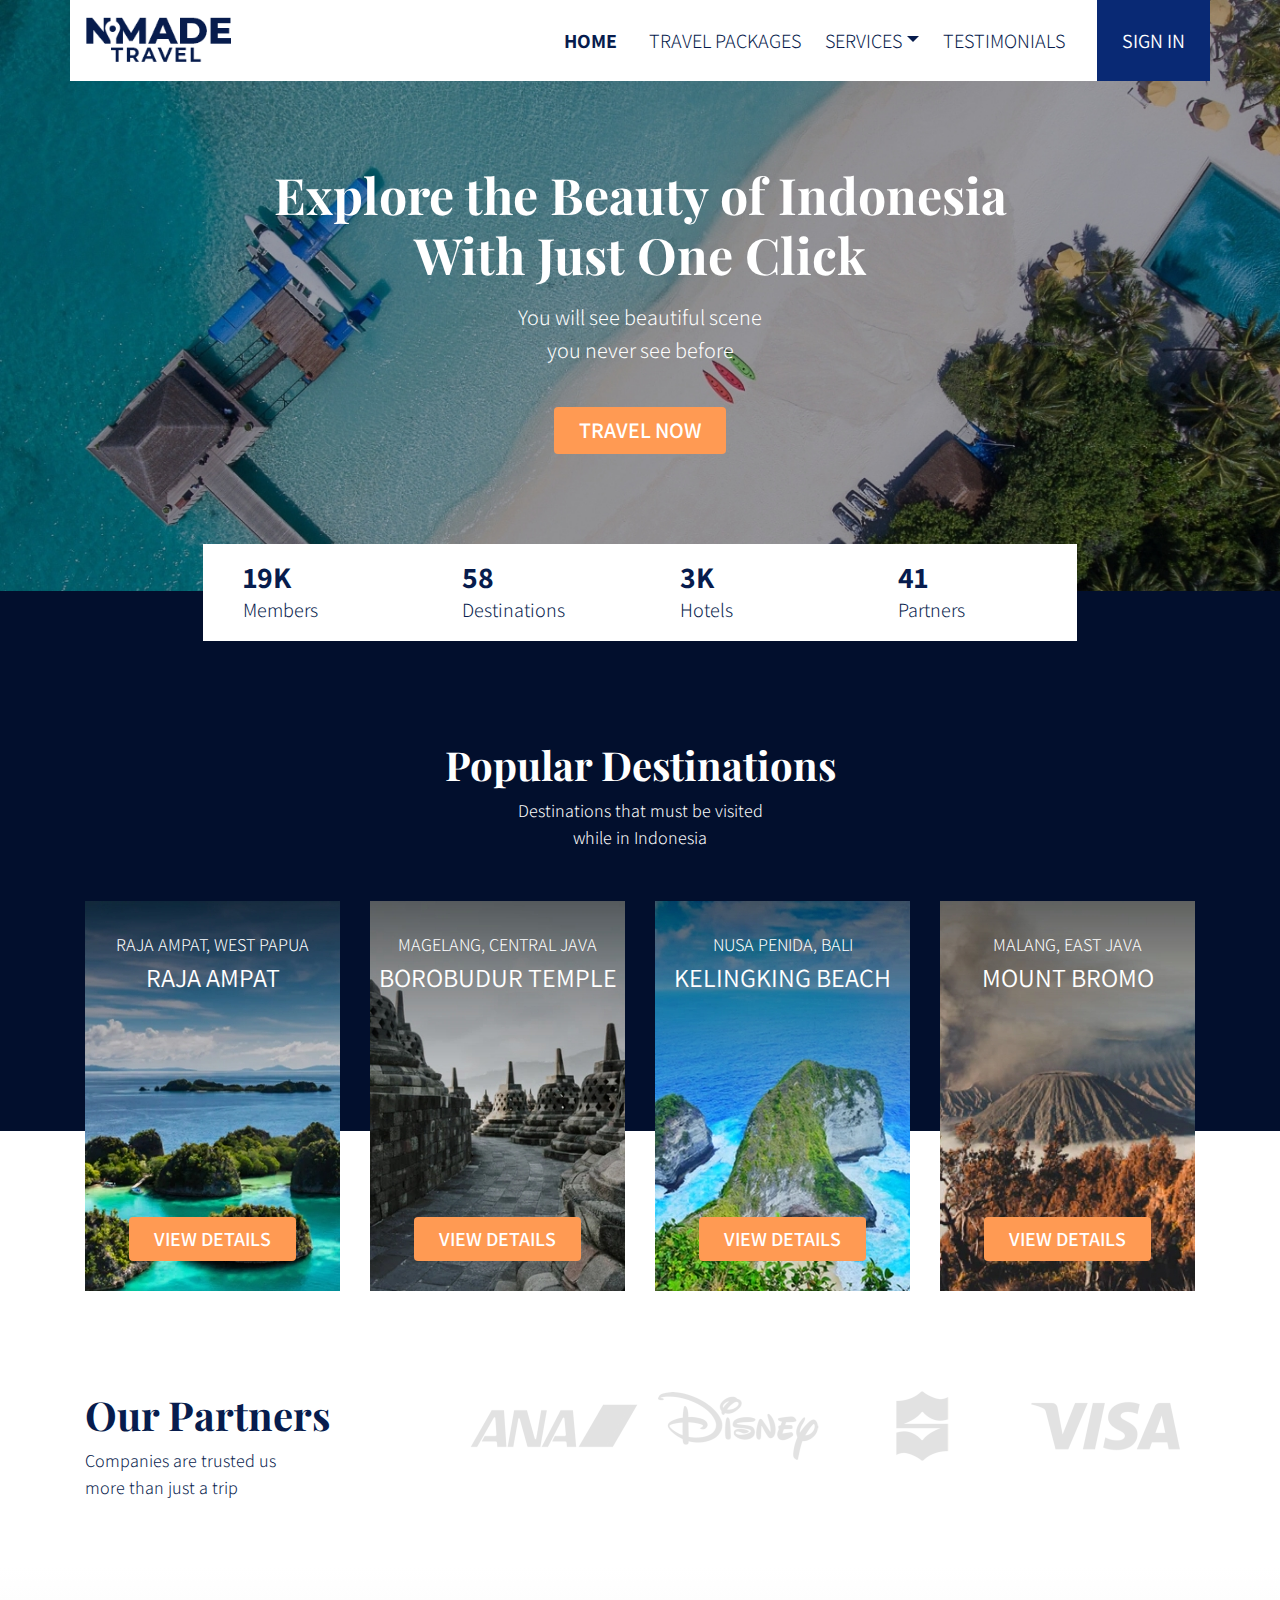
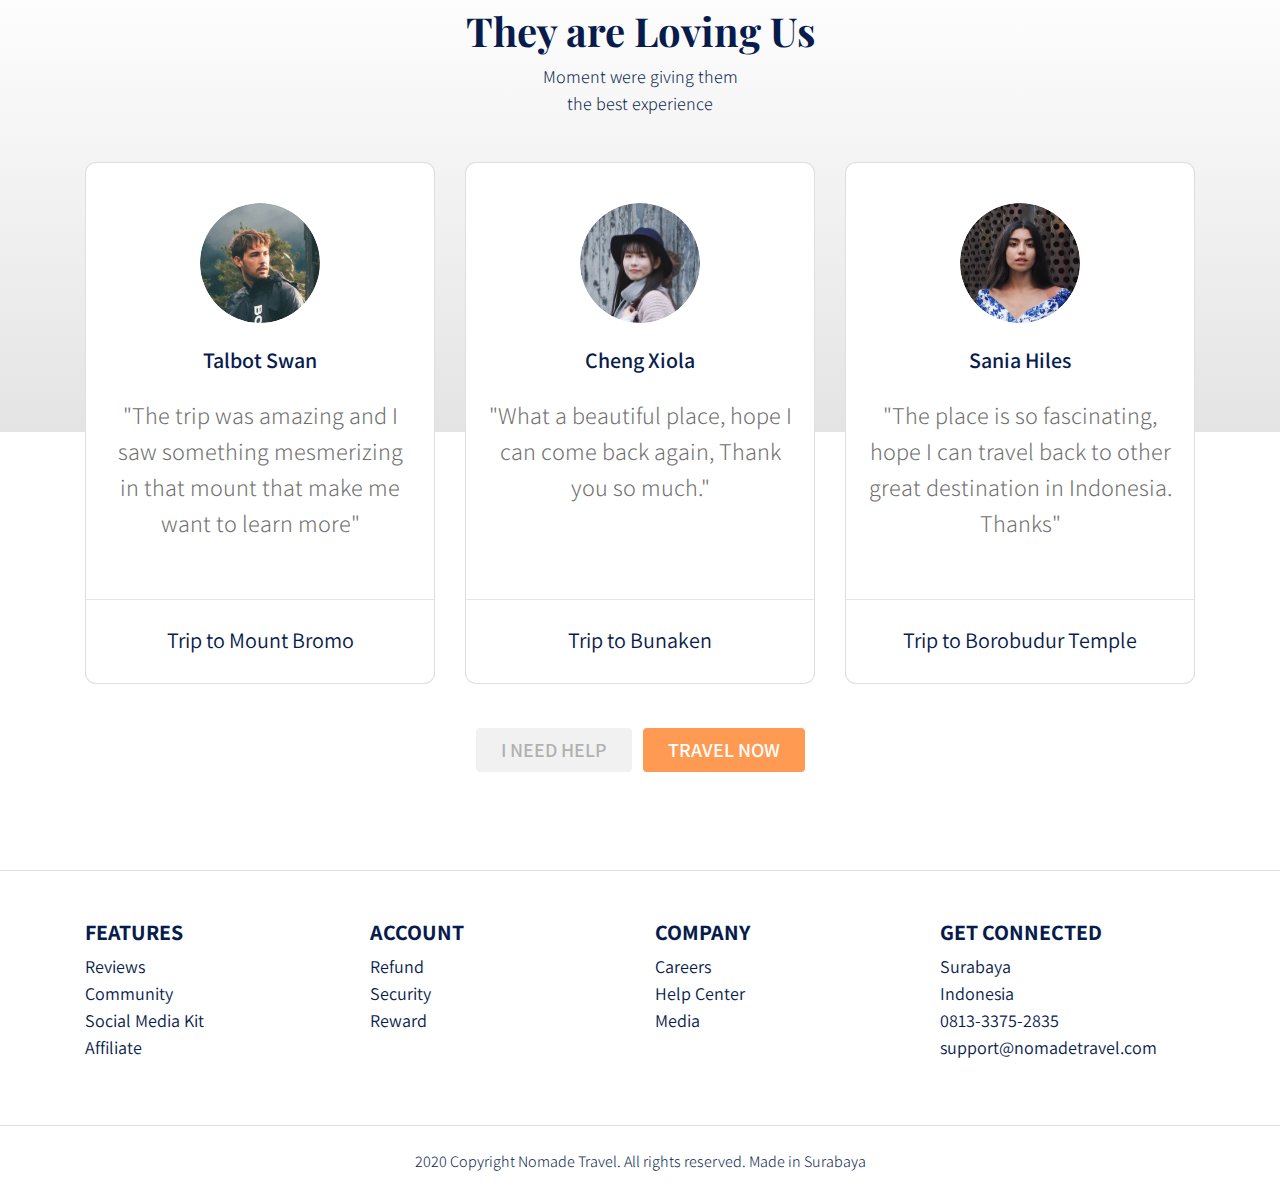
<file: index.html>
<!DOCTYPE html>
<html lang="en">
  <head>
    <meta charset="UTF-8" />
    <meta name="viewport" content="width=device-width, initial-scale=1.0" />
    <meta http-equiv="X-UA-Compatible" content="ie=edge" />
    <title>Nomade Travel</title>
    <link
      rel="stylesheet"
      href="frontend/libraries/bootstrap/css/bootstrap.css"
    />
    <link
      href="https://fonts.googleapis.com/css?family=Assistant:200,300,400,600,700,800|Playfair+Display:400,400i,500,500i,600,600i,700,700i,800,800i,900,900i&display=swap"
      rel="stylesheet"
    />
    <link rel="stylesheet" href="frontend/styles/main.css" />
  </head>

  <body>
    <!-- Navbar -->
    <div class="container">
      <nav class="row navbar navbar-expand-lg navbar-light bg-white">
        <a href="index.html" class="navbar-brand">
          <img
            src="frontend/images/logo_nomade_travel.png"
            alt="Logo Nomade Travel"
          />
        </a>
        <button
          class="navbar-toggler navbar-toggler-right"
          type="button"
          data-toggle="collapse"
          data-target="#navb"
        >
          <span class="navbar-toggler-icon"></span>
        </button>
        <!-- Menu -->
        <div class="collapse navbar-collapse" id="navb">
          <ul class="navbar-nav ml-auto mr-3">
            <li class="nav-item mx-md-2">
              <a href="index.html" class="nav-link active">HOME</a>
            </li>
            <li class="nav-item mx-md-2">
              <a href="#" class="nav-link">TRAVEL PACKAGES</a>
            </li>
            <li class="nav-item dropdown">
              <a
                href="#"
                class="nav-link dropdown-toggle"
                id="navbardrop"
                data-toggle="dropdown"
                >SERVICES</a
              >
              <div class="dropdown-menu">
                <a href="#" class="dropdown-item">VISA</a>
                <a href="#" class="dropdown-item">PASSPORT</a>
              </div>
            </li>
            <li class="nav-item mx-md-2">
              <a href="#testimoniContent" class="nav-link">TESTIMONIALS</a>
            </li>
          </ul>

          <!-- Mobile Button -->
          <form class="form-inline d-sm-block d-md-none">
            <button
              class="btn btn-sign-in my-2 my-sm-0"
              onclick="location.href ='login.html'"
              type="button"
            >
              SIGN IN
            </button>
          </form>

          <!-- Desktop Button -->
          <form class="form-inline my-2 my-lg-0 d-none d-md-block">
            <button
              class="btn btn-sign-in btn-navbar-right my-2 my-sm-0 px-4"
              onclick="location.href ='login.html'"
              type="button"
            >
              SIGN IN
            </button>
          </form>
        </div>
      </nav>
    </div>

    <!-- Header -->
    <header class="text-center">
      <h1>
        Explore the Beauty of Indonesia <br />
        With Just One Click
      </h1>
      <p class="mt-3">
        You will see beautiful scene <br />
        you never see before
      </p>
      <a href="#popular" class="btn btn-travel-now px-4 mt-4">TRAVEL NOW</a>
    </header>

    <main>
      <!-- Statics -->
      <div class="contaier">
        <section class="section-stats row justify-content-center" id="stats">
          <div class="col-3 col-md-2 stats-detail">
            <h2>19K</h2>
            <p>Members</p>
          </div>
          <div class="col-3 col-md-2 stats-detail">
            <h2>58</h2>
            <p>Destinations</p>
          </div>
          <div class="col-3 col-md-2 stats-detail">
            <h2>3K</h2>
            <p>Hotels</p>
          </div>
          <div class="col-3 col-md-2 stats-detail">
            <h2>41</h2>
            <p>Partners</p>
          </div>
        </section>
      </div>

      <!-- Popular Destinations -->
      <section class="section-popular" id="popular">
        <div class="container">
          <div class="row">
            <div class="col text-center section-popular-heading">
              <h2>Popular Destinations</h2>
              <p>
                Destinations that must be visited <br />
                while in Indonesia
              </p>
            </div>
          </div>
        </div>
      </section>
      <!-- Popular Destinations Content -->
      <section class="section-popular-content" id="popularContent">
        <div class="container">
          <div class="section-popular-item row justify-content-center">
            <div class="col-sm-6 col-md-4 col-lg-3">
              <div
                class="card-item text-center d-flex flex-column"
                style="background-image: url('frontend/images/pop_1.jpg');"
              >
                <div class="destination-name1">RAJA AMPAT, WEST PAPUA</div>
                <div class="destination-name2">RAJA AMPAT</div>
                <div class="view-details-button mt-auto">
                  <a href="#" class="btn btn-view-details px-4">VIEW DETAILS</a>
                </div>
              </div>
            </div>
            <div class="col-sm-6 col-md-4 col-lg-3">
              <div
                class="card-item text-center d-flex flex-column"
                style="background-image: url('frontend/images/pop_2.jpg');"
              >
                <div class="destination-name1">MAGELANG, CENTRAL JAVA</div>
                <div class="destination-name2">BOROBUDUR TEMPLE</div>
                <div class="view-details-button mt-auto">
                  <a href="#" class="btn btn-view-details px-4">VIEW DETAILS</a>
                </div>
              </div>
            </div>
            <div class="col-sm-6 col-md-4 col-lg-3">
              <div
                class="card-item text-center d-flex flex-column"
                style="background-image: url('frontend/images/pop_3.jpg');"
              >
                <div class="destination-name1">NUSA PENIDA, BALI</div>
                <div class="destination-name2">KELINGKING BEACH</div>
                <div class="view-details-button mt-auto">
                  <a href="details.html" class="btn btn-view-details px-4"
                    >VIEW DETAILS</a
                  >
                </div>
              </div>
            </div>
            <div class="col-sm-6 col-md-4 col-lg-3">
              <div
                class="card-item text-center d-flex flex-column"
                style="background-image: url('frontend/images/pop_4.jpg');"
              >
                <div class="destination-name1">MALANG, EAST JAVA</div>
                <div class="destination-name2">MOUNT BROMO</div>
                <div class="view-details-button mt-auto">
                  <a href="#" class="btn btn-view-details px-4">VIEW DETAILS</a>
                </div>
              </div>
            </div>
          </div>
        </div>
      </section>

      <!-- Partners -->
      <section class="section-partner">
        <div class="container">
          <div class="row">
            <div class="col-md-4">
              <h2>Our Partners</h2>
              <p>
                Companies are trusted us <br />
                more than just a trip
              </p>
            </div>
            <div class="col-md-8 text-center">
              <img
                src="frontend/images/partners_logo.png"
                alt="Logo Partners"
                class="img-partner"
              />
            </div>
          </div>
        </div>
      </section>

      <!-- Testimonials -->
      <section class="section-testimoni-heading" id="testimoniHeading">
        <div class="container">
          <div class="row">
            <div class="col text-center">
              <h2>They are Loving Us</h2>
              <p>
                Moment were giving them <br />
                the best experience
              </p>
            </div>
          </div>
        </div>
      </section>
      <!-- Testimonials Content -->
      <section class="section-testimoni-content" id="testimoniContent">
        <div class="container">
          <div class="section-testimonial-content row justify-content-center">
            <div class="col-sm-6 col-md-6 col-lg-4">
              <div class="card card-testimoni text-center">
                <div class="testi-content">
                  <img
                    src="frontend/images/user_pic_1.png"
                    alt="User Pic 1"
                    class="mb-4 rounded-circle"
                  />
                  <h3 class="mb-4">Talbot Swan</h3>
                  <p class="testimonial">
                    "The trip was amazing and I saw something mesmerizing in
                    that mount that make me want to learn more"
                  </p>
                </div>
                <hr />
                <p class="trip-to mt-2">
                  Trip to Mount Bromo
                </p>
              </div>
            </div>
            <div class="col-sm-6 col-md-6 col-lg-4">
              <div class="card card-testimoni text-center">
                <div class="testi-content">
                  <img
                    src="frontend/images/user_pic_2.png"
                    alt="User Pic 1"
                    class="mb-4 rounded-circle"
                  />
                  <h3 class="mb-4">Cheng Xiola</h3>
                  <p class="testimonial">
                    "What a beautiful place, hope I can come back again, Thank
                    you so much."
                  </p>
                </div>
                <hr />
                <p class="trip-to mt-2">
                  Trip to Bunaken
                </p>
              </div>
            </div>
            <div class="col-sm-6 col-md-6 col-lg-4">
              <div class="card card-testimoni text-center">
                <div class="testi-content">
                  <img
                    src="frontend/images/user_pic_3.png"
                    alt="User Pic 1"
                    class="mb-4 rounded-circle"
                  />
                  <h3 class="mb-4">Sania Hiles</h3>
                  <p class="testimonial">
                    "The place is so fascinating, hope I can travel back to
                    other great destination in Indonesia. Thanks"
                  </p>
                </div>
                <hr />
                <p class="trip-to mt-2">
                  Trip to Borobudur Temple
                </p>
              </div>
            </div>
          </div>
          <div class="row">
            <div class="col-12 text-center">
              <a href="#" class="btn btn-need-help px-4 mt-4 mx-1"
                >I NEED HELP</a
              >
              <a href="#popular" class="btn btn-travel-now px-4 mt-4 mx-1"
                >TRAVEL NOW</a
              >
            </div>
          </div>
        </div>
      </section>
    </main>

    <!-- Footer -->
    <footer class="section-footer mt-5 mb-4 border-top">
      <div class="container pt-5 pb-5">
        <div class="row justify-content-center">
          <div class="col-12">
            <div class="row">
              <div class="col-12 col-lg-3">
                <h5>FEATURES</h5>
                <ul class="list-unstyled">
                  <li><a href="#">Reviews</a></li>
                  <li><a href="#">Community</a></li>
                  <li><a href="#">Social Media Kit</a></li>
                  <li><a href="#">Affiliate</a></li>
                </ul>
              </div>
              <div class="col-12 col-lg-3">
                <h5>ACCOUNT</h5>
                <ul class="list-unstyled">
                  <li><a href="#">Refund</a></li>
                  <li><a href="#">Security</a></li>
                  <li><a href="#">Reward</a></li>
                </ul>
              </div>
              <div class="col-12 col-lg-3">
                <h5>COMPANY</h5>
                <ul class="list-unstyled">
                  <li><a href="#">Careers</a></li>
                  <li><a href="#">Help Center</a></li>
                  <li><a href="#">Media</a></li>
                </ul>
              </div>
              <div class="col-12 col-lg-3">
                <h5>GET CONNECTED</h5>
                <ul class="list-unstyled">
                  <li><a>Surabaya</a></li>
                  <li><a>Indonesia</a></li>
                  <li><a>0813-3375-2835</a></li>
                  <li><a>support@nomadetravel.com</a></li>
                </ul>
              </div>
            </div>
          </div>
        </div>
      </div>
      <div class="container-fluid">
        <div
          class="row border-top justify-content-center align-items-center pt-4"
        >
          <div class="col-auto text-gray-500 font-weight-light">
            2020 Copyright Nomade Travel. All rights reserved. Made in Surabaya
          </div>
        </div>
      </div>
    </footer>

    <script src="frontend/libraries/jquery/jquery-3.4.1.min.js"></script>
    <script src="frontend/libraries/bootstrap/js/bootstrap.js"></script>
    <script src="frontend/libraries/retina/retina.min.js"></script>
  </body>
</html>
</file>
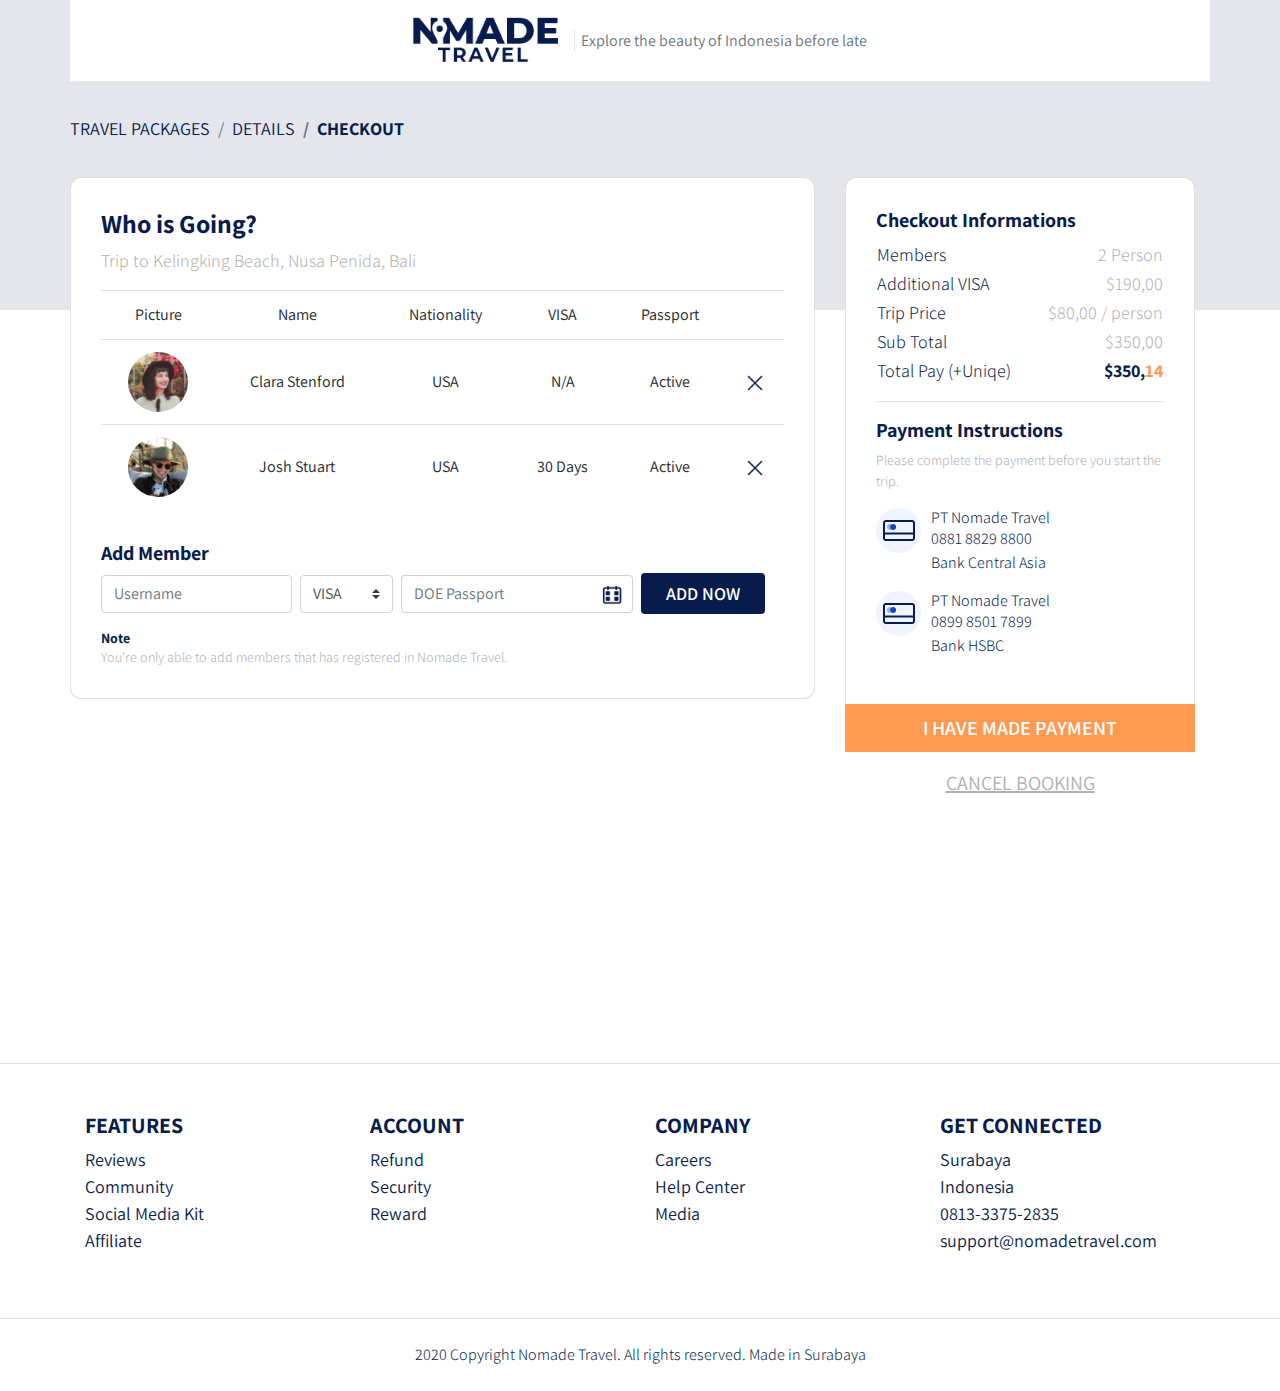
<file: checkout.html>
<!DOCTYPE html>
<html lang="en">
  <head>
    <meta charset="UTF-8" />
    <meta name="viewport" content="width=device-width, initial-scale=1.0" />
    <meta http-equiv="X-UA-Compatible" content="ie=edge" />
    <title>Nomade Travel</title>
    <link
      rel="stylesheet"
      href="frontend/libraries/bootstrap/css/bootstrap.css"
    />
    <link rel="stylesheet" href="frontend/libraries/xzoom/xzoom.css" />
    <link rel="stylesheet" href="frontend/libraries/gijgo/css/gijgo.min.css" />
    <link
      href="https://fonts.googleapis.com/css?family=Assistant:200,300,400,600,700,800|Playfair+Display:400,400i,500,500i,600,600i,700,700i,800,800i,900,900i&display=swap"
      rel="stylesheet"
    />
    <link rel="stylesheet" href="frontend/styles/main.css" />
  </head>

  <body>
    <!-- Navbar -->
    <div class="container">
      <nav class="row navbar navbar-expand-lg navbar-light bg-white">
        <div class="navbar-nav ml-auto mr-auto mr-sm-auto mr-md-auto mr-lg-0">
          <a href="index.html" class="navbar-brand"
            ><img
              src="frontend/images/logo_nomade_travel.png"
              alt="Logo Nomade Travel"
          /></a>
        </div>
        <ul class="navbar-nav mr-auto d-none d-lg-block">
          <li>
            <span class="text-muted border-left">
              &nbsp; Explore the beauty of Indonesia before late
            </span>
          </li>
        </ul>
      </nav>
    </div>

    <main>
      <section class="section-details-header"></section>
      <section class="section-details-content">
        <div class="container">
          <!-- Breadcrumb -->
          <div class="row">
            <div class="col p-0">
              <nav>
                <ol class="breadcrumb">
                  <li class="breadcrumb-item">TRAVEL PACKAGES</li>
                  <li class="breadcrumb-item">DETAILS</li>
                  <li class="breadcrumb-item active">CHECKOUT</li>
                </ol>
              </nav>
            </div>
          </div>
          <!-- Checkout Content -->
          <div class="row">
            <div class="col-lg-8 pl-lg-0">
              <div class="card card-details">
                <h1>Who is Going?</h1>
                <p>Trip to Kelingking Beach, Nusa Penida, Bali</p>
                <div class="attendee">
                  <table class="table table-responsive-sm text-center">
                    <thead>
                      <tr>
                        <td>Picture</td>
                        <td>Name</td>
                        <td>Nationality</td>
                        <td>VISA</td>
                        <td>Passport</td>
                        <td></td>
                      </tr>
                    </thead>
                    <tbody>
                      <tr>
                        <td>
                          <img
                            src="frontend/images/check_member_1.png"
                            height="60"
                          />
                        </td>
                        <td class="align-middle">
                          Clara Stenford
                        </td>
                        <td class="align-middle">
                          USA
                        </td>
                        <td class="align-middle">
                          N/A
                        </td>
                        <td class="align-middle">
                          Active
                        </td>
                        <td class="align-middle">
                          <a href="#"
                            ><img
                              src="frontend/images/ic_delete.png"
                              alt="Delete Button"
                          /></a>
                        </td>
                      </tr>
                      <tr>
                        <td>
                          <img
                            src="frontend/images/check_member_2.png"
                            height="60"
                          />
                        </td>
                        <td class="align-middle">
                          Josh Stuart
                        </td>
                        <td class="align-middle">
                          USA
                        </td>
                        <td class="align-middle">
                          30 Days
                        </td>
                        <td class="align-middle">
                          Active
                        </td>
                        <td class="align-middle">
                          <a href="#"
                            ><img
                              src="frontend/images/ic_delete.png"
                              alt="Delete Button"
                          /></a>
                        </td>
                      </tr>
                    </tbody>
                  </table>
                </div>
                <div class="member mt-3">
                  <h2>Add Member</h2>
                  <form action="" class="form-inline">
                    <label for="inputUsername" class="sr-only">Username</label>
                    <input
                      type="text"
                      name="inputUsername"
                      class="form-control mb-2 mr-sm-2"
                      id="inputUsername"
                      placeholder="Username"
                    />

                    <label for="inputVisa" class="sr-only">VISA</label>
                    <select
                      name="inputVisa"
                      id="inputVisa"
                      class="custom-select mb-2 mr-sm-2"
                    >
                      <option value="VISA" selected>VISA</option>
                      <option value="30 Days">30 Days</option>
                      <option value="N/A">N/A</option>
                    </select>

                    <label for="doePassport" class="sr-only"
                      >DOE Passport</label
                    >
                    <div class="input-group mb-2 mr-sm-2">
                      <input
                        type="text"
                        class="form-control datepicker"
                        id="doePassport"
                        placeholder="DOE Passport"
                      />
                    </div>

                    <button type="submit" class="btn btn-add-now mb-2 px-4">
                      ADD NOW
                    </button>
                  </form>
                  <h3 class="mt-2 mb-0">Note</h3>
                  <p class="disclaimer mb-0">
                    You're only able to add members that has registered in
                    Nomade Travel.
                  </p>
                </div>
              </div>
            </div>
            <!-- Checkout Informations -->
            <div class="col-lg-4">
              <div class="card card-details card-right">
                <h2>Checkout Informations</h2>
                <table class="trip-informations">
                  <tr>
                    <th width="50%">Members</th>
                    <td width="50%" class="text-right">2 Person</td>
                  </tr>
                  <tr>
                    <th width="50%">Additional VISA</th>
                    <td width="50%" class="text-right">$190,00</td>
                  </tr>
                  <tr>
                    <th width="50%">Trip Price</th>
                    <td width="50%" class="text-right">$80,00 / person</td>
                  </tr>
                  <tr>
                    <th width="50%">Sub Total</th>
                    <td width="50%" class="text-right">$350,00</td>
                  </tr>
                  <tr>
                    <th width="50%">Total Pay (+Uniqe)</th>
                    <td width="50%" class="text-right text-total">
                      <span class="text-blue">$350,</span
                      ><span class="text-orange">14</span>
                    </td>
                  </tr>
                </table>

                <hr />
                <h2>Payment Instructions</h2>
                <p class="payment-instruction">
                  Please complete the payment before you start the trip.
                </p>
                <div class="bank">
                  <div class="bank-item pb-3">
                    <img
                      class="bank-icon"
                      src="frontend/images/ic_bank.png"
                      alt="Icon Bank"
                    />
                    <div class="description">
                      <h3>PT Nomade Travel</h3>
                      <p>
                        0881 8829 8800
                        <br />
                        Bank Central Asia
                      </p>
                    </div>
                    <div class="clearfix"></div>
                  </div>
                  <div class="bank-item pb-3">
                    <img
                      src="frontend/images/ic_bank.png"
                      alt="Icon Bank"
                      class="bank-icon"
                    />
                    <div class="description">
                      <h3>PT Nomade Travel</h3>
                      <p>
                        0899 8501 7899
                        <br />
                        Bank HSBC
                      </p>
                    </div>
                    <div class="clearfix"></div>
                  </div>
                </div>
              </div>
              <div class="button-join-container">
                <a
                  href="success.html"
                  class="btn btn-block btn-join-trip mt-3 py-2"
                >
                  I HAVE MADE PAYMENT
                </a>
              </div>
              <div class="text-center mt-3">
                <a href="details.html" class="btn-cancel">CANCEL BOOKING</a>
              </div>
            </div>
          </div>
        </div>
      </section>
    </main>

    <!-- Footer -->
    <footer class="section-footer mt-5 mb-4 border-top">
      <div class="container pt-5 pb-5">
        <div class="row justify-content-center">
          <div class="col-12">
            <div class="row">
              <div class="col-12 col-lg-3">
                <h5>FEATURES</h5>
                <ul class="list-unstyled">
                  <li><a href="#">Reviews</a></li>
                  <li><a href="#">Community</a></li>
                  <li><a href="#">Social Media Kit</a></li>
                  <li><a href="#">Affiliate</a></li>
                </ul>
              </div>
              <div class="col-12 col-lg-3">
                <h5>ACCOUNT</h5>
                <ul class="list-unstyled">
                  <li><a href="#">Refund</a></li>
                  <li><a href="#">Security</a></li>
                  <li><a href="#">Reward</a></li>
                </ul>
              </div>
              <div class="col-12 col-lg-3">
                <h5>COMPANY</h5>
                <ul class="list-unstyled">
                  <li><a href="#">Careers</a></li>
                  <li><a href="#">Help Center</a></li>
                  <li><a href="#">Media</a></li>
                </ul>
              </div>
              <div class="col-12 col-lg-3">
                <h5>GET CONNECTED</h5>
                <ul class="list-unstyled">
                  <li><a>Surabaya</a></li>
                  <li><a>Indonesia</a></li>
                  <li><a>0813-3375-2835</a></li>
                  <li><a>support@nomadetravel.com</a></li>
                </ul>
              </div>
            </div>
          </div>
        </div>
      </div>
      <div class="container-fluid">
        <div
          class="row border-top justify-content-center align-items-center pt-4"
        >
          <div class="col-auto text-gray-500 font-weight-light">
            2020 Copyright Nomade Travel. All rights reserved. Made in Surabaya
          </div>
        </div>
      </div>
    </footer>

    <script src="frontend/libraries/retina/retina.min.js"></script>
    <script src="frontend/libraries/jquery/jquery-3.4.1.min.js"></script>
    <script src="frontend/libraries/bootstrap/js/bootstrap.js"></script>
    <script src="frontend/libraries/xzoom/xzoom.min.js"></script>
    <script src="frontend/libraries/gijgo/js/gijgo.min.js"></script>
    <script>
      $(document).ready(function() {
        $(".xzoom, .xzoom-gallery").xzoom({
          zoomWidth: 500,
          title: false,
          tint: "#333",
          Xoffset: 15
        });

        $(".datepicker").datepicker({
          uiLibrary: "bootstrap4",
          icons: {
            rightIcon: '<img src="frontend/images/ic_date.png"/>'
          }
        });
      });
    </script>
  </body>
</html>
</file>
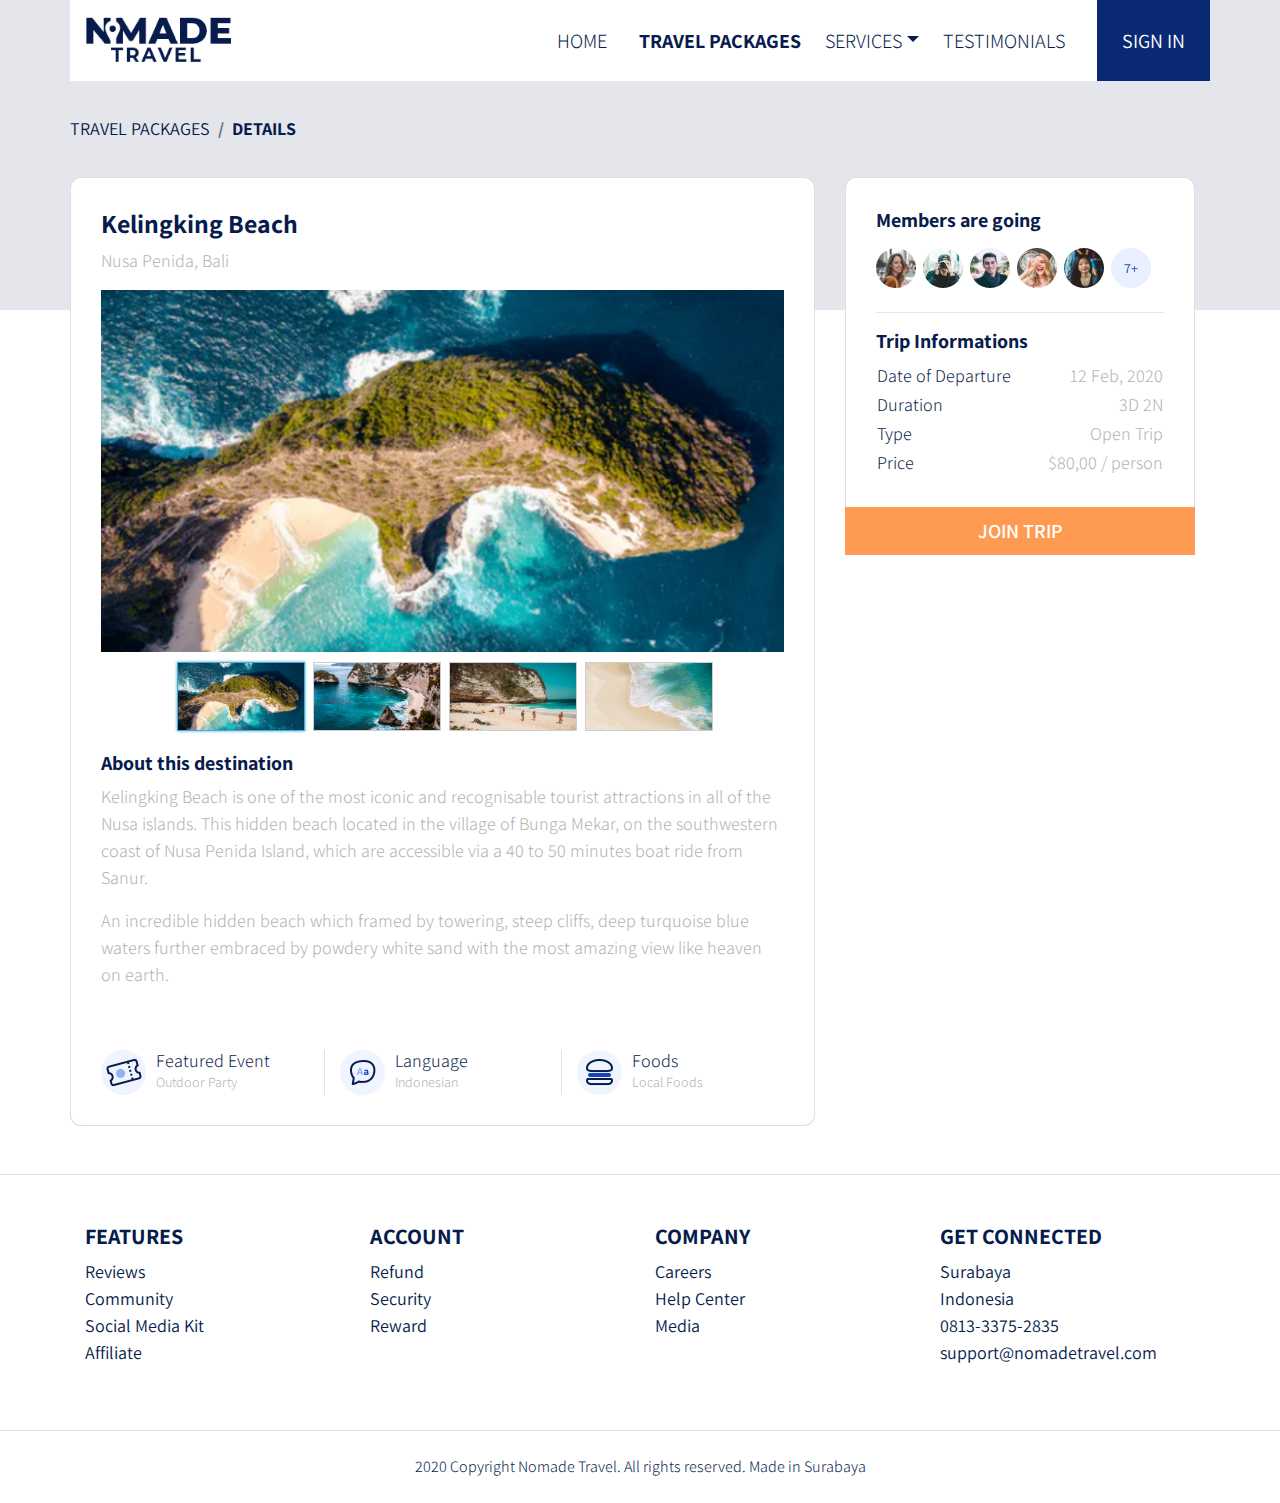
<file: details.html>
<!DOCTYPE html>
<html lang="en">
  <head>
    <meta charset="UTF-8" />
    <meta name="viewport" content="width=device-width, initial-scale=1.0" />
    <meta http-equiv="X-UA-Compatible" content="ie=edge" />
    <title>Nomade Travel</title>
    <link
      rel="stylesheet"
      href="frontend/libraries/bootstrap/css/bootstrap.css"
    />
    <link rel="stylesheet" href="frontend/styles/main.css" />
    <link
      href="https://fonts.googleapis.com/css?family=Assistant:200,300,400,600,700,800|Playfair+Display:400,400i,500,500i,600,600i,700,700i,800,800i,900,900i&display=swap"
      rel="stylesheet"
    />
    <link rel="stylesheet" href="frontend/libraries/xzoom/xzoom.css" />
  </head>

  <body>
    <!-- Navbar -->
    <div class="container">
      <nav class="row navbar navbar-expand-lg navbar-light bg-white">
        <a href="index.html" class="navbar-brand">
          <img
            src="frontend/images/logo_nomade_travel.png"
            alt="Logo Nomade Travel"
          />
        </a>
        <button
          class="navbar-toggler navbar-toggler-right"
          type="button"
          data-toggle="collapse"
          data-target="#navb"
        >
          <span class="navbar-toggler-icon"></span>
        </button>
        <!-- Menu -->
        <div class="collapse navbar-collapse" id="navb">
          <ul class="navbar-nav ml-auto mr-3">
            <li class="nav-item mx-md-2">
              <a href="index.html" class="nav-link">HOME</a>
            </li>
            <li class="nav-item mx-md-2">
              <a href="#" class="nav-link active">TRAVEL PACKAGES</a>
            </li>
            <li class="nav-item dropdown">
              <a
                href="#"
                class="nav-link dropdown-toggle"
                id="navbardrop"
                data-toggle="dropdown"
                >SERVICES</a
              >
              <div class="dropdown-menu">
                <a href="#" class="dropdown-item">VISA</a>
                <a href="#" class="dropdown-item">PASSPORT</a>
              </div>
            </li>
            <li class="nav-item mx-md-2">
              <a href="#" class="nav-link">TESTIMONIALS</a>
            </li>
          </ul>

          <!-- Mobile Button -->
          <form class="form-inline d-sm-block d-md-none">
            <button
              class="btn btn-sign-in my-2 my-sm-0"
              onclick="location.href ='login.html'"
              type="button"
            >
              SIGN IN
            </button>
          </form>

          <!-- Desktop Button -->
          <form class="form-inline my-2 my-lg-0 d-none d-md-block">
            <button
              class="btn btn-sign-in btn-navbar-right my-2 my-sm-0 px-4"
              onclick="location.href ='login.html'"
              type="button"
            >
              SIGN IN
            </button>
          </form>
        </div>
      </nav>
    </div>

    <main>
      <section class="section-details-header"></section>
      <section class="section-details-content">
        <div class="container">
          <!-- Breadcrumb -->
          <div class="row">
            <div class="col p-0">
              <nav>
                <ol class="breadcrumb">
                  <li class="breadcrumb-item">TRAVEL PACKAGES</li>
                  <li class="breadcrumb-item active">DETAILS</li>
                </ol>
              </nav>
            </div>
          </div>
          <!-- Details Content -->
          <div class="row">
            <div class="col-lg-8 pl-lg-0">
              <div class="card card-details">
                <h1>Kelingking Beach</h1>
                <p>Nusa Penida, Bali</p>
                <div class="gallery">
                  <div class="xzoom-container">
                    <img
                      src="frontend/images/pic_main.png"
                      class="xzoom"
                      id="xzoom-default"
                      xoriginal="frontend/images/pic_main.png"
                    />
                  </div>
                  <div class="xzoom-thumbs">
                    <a href="frontend/images/pic_main.png">
                      <img
                        src="frontend/images/pic_main.png"
                        class="xzoom-gallery"
                        width="128"
                        xpreview="frontend/images/pic_main.png"
                    /></a>
                    <a href="frontend/images/pic-2.png">
                      <img
                        src="frontend/images/pic-2.png"
                        class="xzoom-gallery"
                        width="128"
                        xpreview="frontend/images/pic-2.png"
                    /></a>
                    <a href="frontend/images/pic-3.png">
                      <img
                        src="frontend/images/pic-3.png"
                        class="xzoom-gallery"
                        width="128"
                        xpreview="frontend/images/pic-3.png"
                    /></a>
                    <a href="frontend/images/pic-4.png">
                      <img
                        src="frontend/images/pic-4.png"
                        class="xzoom-gallery"
                        width="128"
                        xpreview="frontend/images/pic-4.png"
                    /></a>
                  </div>
                </div>
                <h2>About this destination</h2>
                <p>
                  Kelingking Beach is one of the most iconic and recognisable
                  tourist attractions in all of the Nusa islands. This hidden
                  beach located in the village of Bunga Mekar, on the
                  southwestern coast of Nusa Penida Island, which are accessible
                  via a 40 to 50 minutes boat ride from Sanur.
                </p>
                <p>
                  An incredible hidden beach which framed by towering, steep
                  cliffs, deep turquoise blue waters further embraced by powdery
                  white sand with the most amazing view like heaven on earth.
                </p>
                <div class="features row pt-3">
                  <div class="col-md-4">
                    <img
                      src="frontend/images/ic_event.png"
                      alt="Icon Event"
                      class="features-image"
                    />
                    <div class="description">
                      <h3>Featured Event</h3>
                      <p>Outdoor Party</p>
                    </div>
                  </div>
                  <div class="col-md-4 border-left">
                    <img
                      src="frontend/images/ic_language.png"
                      alt="Icon Language"
                      class="features-image"
                    />
                    <div class="description">
                      <h3>Language</h3>
                      <p>Indonesian</p>
                    </div>
                  </div>
                  <div class="col-md-4 border-left">
                    <img
                      src="frontend/images/ic_food.png"
                      alt="Icon Foods"
                      class="features-image"
                    />
                    <div class="description">
                      <h3>Foods</h3>
                      <p>Local Foods</p>
                    </div>
                  </div>
                </div>
              </div>
            </div>
            <!-- Member Join Trip -->
            <div class="col-lg-4">
              <div class="card card-details card-right">
                <h2>Members are going</h2>
                <div class="members my-2">
                  <img
                    src="frontend/images/member_1.png"
                    class="member-image mr-1"
                  />
                  <img
                    src="frontend/images/member_2.png"
                    class="member-image mr-1"
                  />
                  <img
                    src="frontend/images/member_3.png"
                    class="member-image mr-1"
                  />
                  <img
                    src="frontend/images/member_4.png"
                    class="member-image mr-1"
                  />
                  <img
                    src="frontend/images/member_5.png"
                    class="member-image mr-1"
                  />
                  <img
                    src="frontend/images/member_more.png"
                    class="member-image mr-1"
                  />
                </div>
                <hr />
                <h2>Trip Informations</h2>
                <table class="trip-informations">
                  <tr>
                    <th width="50%">Date of Departure</th>
                    <td width="50%" class="text-right">12 Feb, 2020</td>
                  </tr>
                  <tr>
                    <th width="50%">Duration</th>
                    <td width="50%" class="text-right">3D 2N</td>
                  </tr>
                  <tr>
                    <th width="50%">Type</th>
                    <td width="50%" class="text-right">Open Trip</td>
                  </tr>
                  <tr>
                    <th width="50%">Price</th>
                    <td width="50%" class="text-right">$80,00 / person</td>
                  </tr>
                </table>
              </div>
              <div class="button-join-container">
                <a
                  href="checkout.html"
                  class="btn btn-block btn-join-trip mt-3 py-2"
                >
                  JOIN TRIP
                </a>
              </div>
            </div>
          </div>
        </div>
      </section>
    </main>

    <!-- Footer -->
    <footer class="section-footer mt-5 mb-4 border-top">
      <div class="container pt-5 pb-5">
        <div class="row justify-content-center">
          <div class="col-12">
            <div class="row">
              <div class="col-12 col-lg-3">
                <h5>FEATURES</h5>
                <ul class="list-unstyled">
                  <li><a href="#">Reviews</a></li>
                  <li><a href="#">Community</a></li>
                  <li><a href="#">Social Media Kit</a></li>
                  <li><a href="#">Affiliate</a></li>
                </ul>
              </div>
              <div class="col-12 col-lg-3">
                <h5>ACCOUNT</h5>
                <ul class="list-unstyled">
                  <li><a href="#">Refund</a></li>
                  <li><a href="#">Security</a></li>
                  <li><a href="#">Reward</a></li>
                </ul>
              </div>
              <div class="col-12 col-lg-3">
                <h5>COMPANY</h5>
                <ul class="list-unstyled">
                  <li><a href="#">Careers</a></li>
                  <li><a href="#">Help Center</a></li>
                  <li><a href="#">Media</a></li>
                </ul>
              </div>
              <div class="col-12 col-lg-3">
                <h5>GET CONNECTED</h5>
                <ul class="list-unstyled">
                  <li><a>Surabaya</a></li>
                  <li><a>Indonesia</a></li>
                  <li><a>0813-3375-2835</a></li>
                  <li><a>support@nomadetravel.com</a></li>
                </ul>
              </div>
            </div>
          </div>
        </div>
      </div>
      <div class="container-fluid">
        <div
          class="row border-top justify-content-center align-items-center pt-4"
        >
          <div class="col-auto text-gray-500 font-weight-light">
            2020 Copyright Nomade Travel. All rights reserved. Made in Surabaya
          </div>
        </div>
      </div>
    </footer>

    <script src="frontend/libraries/retina/retina.min.js"></script>
    <script src="frontend/libraries/jquery/jquery-3.4.1.min.js"></script>
    <script src="frontend/libraries/bootstrap/js/bootstrap.js"></script>
    <script src="frontend/libraries/xzoom/xzoom.min.js"></script>
    <script>
      $(document).ready(function() {
        $(".xzoom, .xzoom-gallery").xzoom({
          zoomWidth: 500,
          title: false,
          tint: "#333",
          Xoffset: 15
        });
      });
    </script>
  </body>
</html>
</file>
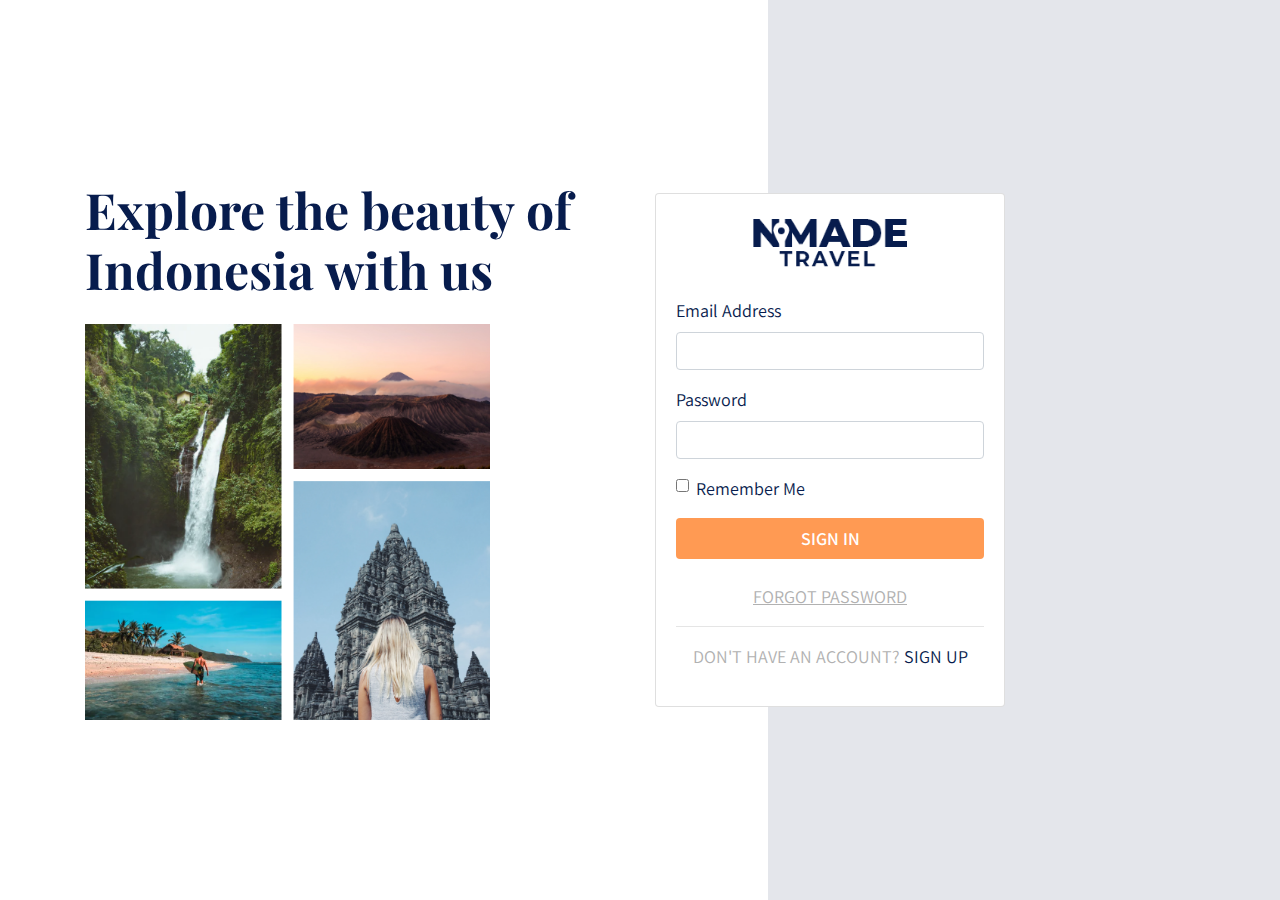
<file: login.html>
<!DOCTYPE html>
<html lang="en">
  <head>
    <meta charset="UTF-8" />
    <meta name="viewport" content="width=device-width, initial-scale=1.0" />
    <meta http-equiv="X-UA-Compatible" content="ie=edge" />
    <title>Nomade Travel</title>
    <link
      rel="stylesheet"
      href="frontend/libraries/bootstrap/css/bootstrap.css"
    />
    <link
      href="https://fonts.googleapis.com/css?family=Assistant:200,300,400,600,700,800|Playfair+Display:400,400i,500,500i,600,600i,700,700i,800,800i,900,900i&display=swap"
      rel="stylesheet"
    />
    <link rel="stylesheet" href="frontend/styles/main.css" />
  </head>

  <body>
    <main class="login-container">
      <div class="container">
        <div class="row page-login d-flex align-items-center">
          <div class="section-left col-12 col-md-6">
            <h1 class="mb-4">
              Explore the beauty of <br />
              Indonesia with us
            </h1>
            <img
              src="frontend/images/login-image.png"
              alt=""
              class="w-75 d-none d-sm-flex"
            />
          </div>
          <div class="section-right col-12 col-md-4">
            <div class="card">
              <div class="card-body">
                <div class="text-center">
                  <img
                    src="frontend/images/logo_nomade_travel.png"
                    alt=""
                    class="w-50 mb-4"
                  />
                </div>
                <form>
                  <div class="form-group">
                    <label for="">Email Address</label>
                    <input type="email" class="form-control" id="" />
                  </div>
                  <div class="form-group">
                    <label for="">Password</label>
                    <input type="password" class="form-control" id="" />
                  </div>
                  <div class="form-group form-check">
                    <input type="checkbox" class="form-check-input" id="" />
                    <label for="" class="form-check-label">Remember Me</label>
                  </div>
                  <a
                    name=""
                    id=""
                    class="btn btn-login btn-block"
                    href="index.html"
                    role="button"
                    >SIGN IN</a
                  >
                  <p class="text-center mt-4">
                    <a href="#">FORGOT PASSWORD</a>
                  </p>
                  <hr />
                  <p class="text-center">
                    DON'T HAVE AN ACCOUNT?
                    <a href="register.html" class="link-sign-up">SIGN UP</a>
                  </p>
                </form>
              </div>
            </div>
          </div>
        </div>
      </div>
    </main>

    <script src="frontend/libraries/retina/retina.min.js"></script>
    <script src="frontend/libraries/jquery/jquery-3.4.1.min.js"></script>
    <script src="frontend/libraries/bootstrap/js/bootstrap.js"></script>
  </body>
</html>
</file>
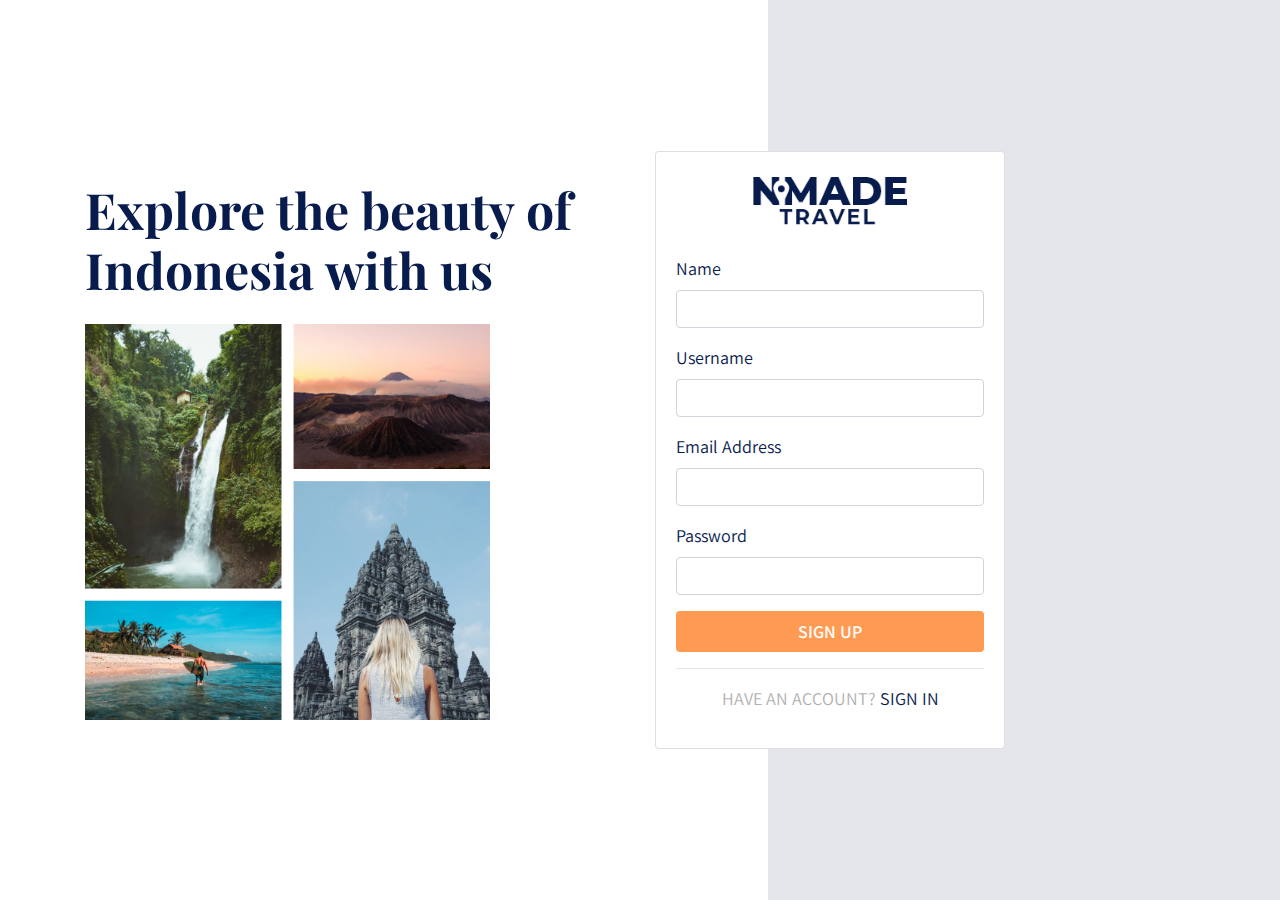
<file: register.html>
<!DOCTYPE html>
<html lang="en">
  <head>
    <meta charset="UTF-8" />
    <meta name="viewport" content="width=device-width, initial-scale=1.0" />
    <meta http-equiv="X-UA-Compatible" content="ie=edge" />
    <title>Nomade Travel</title>
    <link
      rel="stylesheet"
      href="frontend/libraries/bootstrap/css/bootstrap.css"
    />
    <link
      href="https://fonts.googleapis.com/css?family=Assistant:200,300,400,600,700,800|Playfair+Display:400,400i,500,500i,600,600i,700,700i,800,800i,900,900i&display=swap"
      rel="stylesheet"
    />
    <link rel="stylesheet" href="frontend/styles/main.css" />
  </head>

  <body>
    <main class="login-container">
      <div class="container">
        <div class="row page-login d-flex align-items-center">
          <div class="section-left col-12 col-md-6">
            <h1 class="mb-4">
              Explore the beauty of <br />
              Indonesia with us
            </h1>
            <img
              src="frontend/images/login-image.png"
              alt=""
              class="w-75 d-none d-sm-flex"
            />
          </div>
          <div class="section-right col-12 col-md-4">
            <div class="card">
              <div class="card-body">
                <div class="text-center">
                  <img
                    src="frontend/images/logo_nomade_travel.png"
                    alt=""
                    class="w-50 mb-4"
                  />
                </div>
                <form>
                  <div class="form-group">
                    <label for="">Name</label>
                    <input type="text" class="form-control" id="" />
                  </div>
                  <div class="form-group">
                    <label for="">Username</label>
                    <input type="text" class="form-control" id="" />
                  </div>
                  <div class="form-group">
                    <label for="">Email Address</label>
                    <input type="email" class="form-control" id="" />
                  </div>
                  <div class="form-group">
                    <label for="">Password</label>
                    <input type="password" class="form-control" id="" />
                  </div>
                  <a
                    name=""
                    id=""
                    class="btn btn-login btn-block"
                    href="login.html"
                    role="button"
                    >SIGN UP</a
                  >
                  <hr />
                  <p class="text-center">
                    HAVE AN ACCOUNT?
                    <a href="login.html" class="link-sign-up">SIGN IN</a>
                  </p>
                </form>
              </div>
            </div>
          </div>
        </div>
      </div>
    </main>

    <script src="frontend/libraries/retina/retina.min.js"></script>
    <script src="frontend/libraries/jquery/jquery-3.4.1.min.js"></script>
    <script src="frontend/libraries/bootstrap/js/bootstrap.js"></script>
  </body>
</html>
</file>
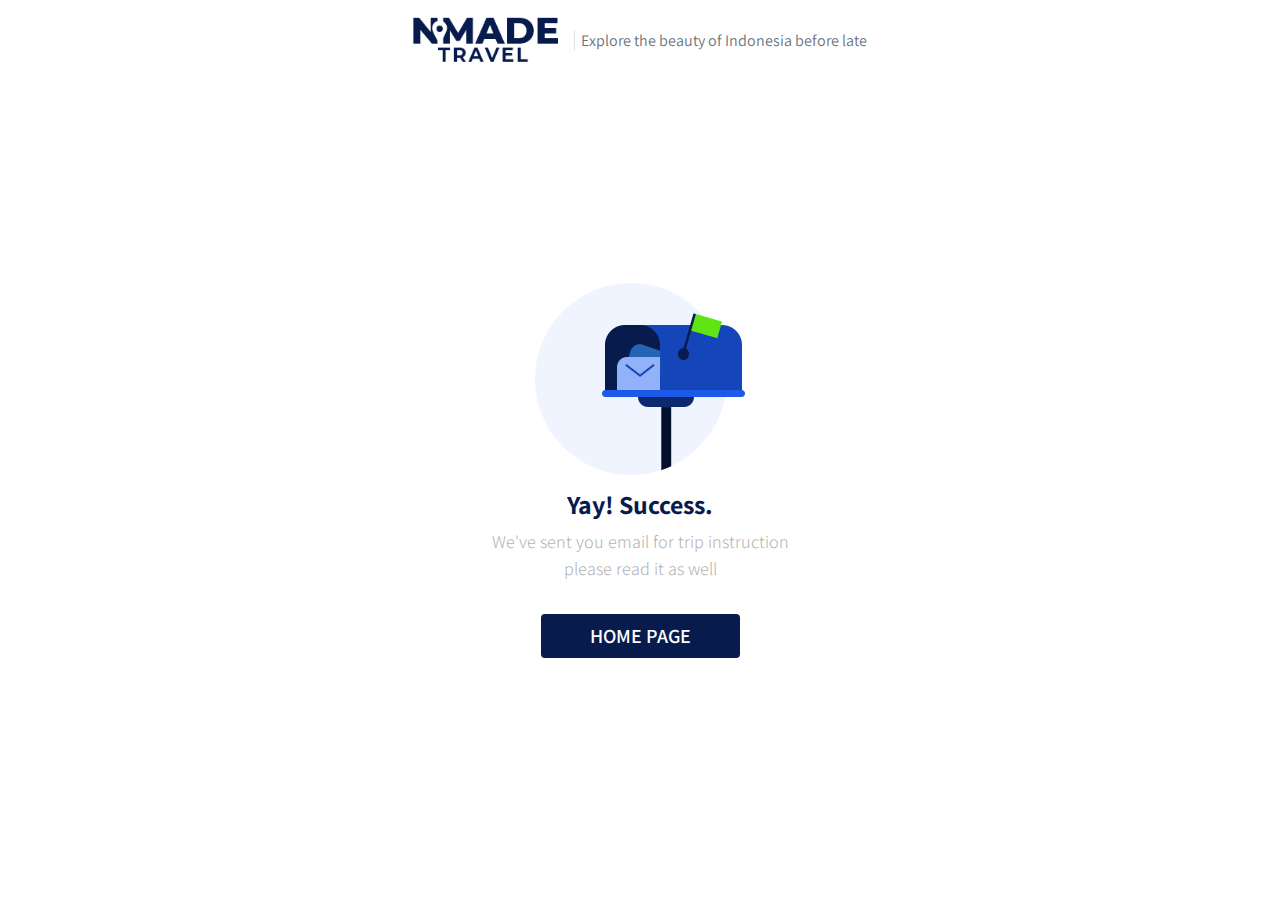
<file: success.html>
<!DOCTYPE html>
<html lang="en">
  <head>
    <meta charset="UTF-8" />
    <meta name="viewport" content="width=device-width, initial-scale=1.0" />
    <meta http-equiv="X-UA-Compatible" content="ie=edge" />
    <title>Nomade Travel</title>
    <link
      rel="stylesheet"
      href="frontend/libraries/bootstrap/css/bootstrap.css"
    />
    <link rel="stylesheet" href="frontend/libraries/xzoom/xzoom.css" />
    <link rel="stylesheet" href="frontend/libraries/gijgo/css/gijgo.min.css" />
    <link
      href="https://fonts.googleapis.com/css?family=Assistant:200,300,400,600,700,800|Playfair+Display:400,400i,500,500i,600,600i,700,700i,800,800i,900,900i&display=swap"
      rel="stylesheet"
    />
    <link rel="stylesheet" href="frontend/styles/main.css" />
  </head>

  <body>
    <!-- Navbar -->
    <div class="container">
      <nav class="row navbar navbar-expand-lg navbar-light bg-white">
        <div class="navbar-nav ml-auto mr-auto mr-sm-auto mr-md-auto mr-lg-0">
          <a href="index.html" class="navbar-brand"
            ><img
              src="frontend/images/logo_nomade_travel.png"
              alt="Logo Nomade Travel"
          /></a>
        </div>
        <ul class="navbar-nav mr-auto d-none d-lg-block">
          <li>
            <span class="text-muted border-left">
              &nbsp; Explore the beauty of Indonesia before late
            </span>
          </li>
        </ul>
      </nav>
    </div>

    <main>
      <div class="section-success d-flex align-items-center">
        <div class="col text-center">
          <img src="frontend/images/ic_success.png" alt="Success Icon">
          <h1>Yay! Success.</h1>
          <p>
            We've sent you email for trip instruction <br />
            please read it as well
          </p>
          <a href="index.html" class="btn btn-home-page mt-3 px-5">HOME PAGE</a>
        </div>
      </div>
    </main>

    <script src="frontend/libraries/retina/retina.min.js"></script>
    <script src="frontend/libraries/jquery/jquery-3.4.1.min.js"></script>
    <script src="frontend/libraries/bootstrap/js/bootstrap.js"></script>
    <script src="frontend/libraries/xzoom/xzoom.min.js"></script>
    <script src="frontend/libraries/gijgo/js/gijgo.min.js"></script>
    <script>
      $(document).ready(function() {
        $(".xzoom, .xzoom-gallery").xzoom({
          zoomWidth: 500,
          title: false,
          tint: "#333",
          Xoffset: 15
        });

        $(".datepicker").datepicker({
          uiLibrary: "bootstrap4",
          icons: {
            rightIcon: '<img src="frontend/images/ic_date.png"/>'
          }
        });
      });
    </script>
  </body>
</html>
</file>
<file: frontend/styles/main.css>
html {
  scroll-behavior: smooth;
}

body {
  background-color: white;
  font-family: "Assistant", sans-serif;
  color: #071c4d;
}

.navbar-brand img {
  max-height: 55px;
}

.navbar-light .navbar-nav .nav-link {
  color: #071c4d;
  font-size: 20px;
  font-weight: 300;
}

.navbar-light .navbar-nav .nav-link.active {
  font-weight: bold;
  color: #071c4d !important;
}

.dropdown-item {
  color: #071c4d;
  font-family: "Assistant", sans-serif;
  font-size: 20px;
  font-weight: 300;
}

.btn-navbar-right {
  margin-top: -8px !important;
  margin-bottom: -8px !important;
  margin-right: -16px !important;
  height: 81px;
  border-radius: 0;
}

.btn-sign-in {
  background-color: #092974;
  color: white;
  font-size: 20px;
}

.btn-sign-in:hover {
  background-color: #123ea4;
  color: white;
}

header {
  padding: 165px 0 140px;
  margin-top: -81px;
  background-image: url("../images/header.jpg");
  background-size: cover;
}

header h1,
header p {
  color: white;
}

header h1 {
  font-family: "Playfair Display", serif;
  font-weight: bold;
  font-size: 50px;
}

header p {
  font-weight: 300;
  font-size: 22px;
}

header .btn-travel-now {
  background-color: #ff9a53;
  color: white;
  font-size: 22px;
  font-weight: 600;
}

header .btn-travel-now:hover {
  background-color: #ffa86b;
  color: white;
}

.section-stats {
  margin-top: -50px;
}

.section-stats .stats-detail {
  padding-top: 15px;
  padding-left: 40px;
  background-color: white;
}

.section-stats h2 {
  margin-bottom: 0;
  font-size: 30px;
  font-weight: bold;
}

.section-stats p {
  font-size: 20px;
  font-weight: 300;
}

.section-popular {
  min-height: 540px;
  background-color: #020f2d;
  margin-top: -50px;
  margin-bottom: -230px;
}

.section-popular .section-popular-heading {
  margin-top: 150px;
}

.section-popular .section-popular-heading h2,
.section-popular .section-popular-heading p {
  color: white;
}

.section-popular .section-popular-heading h2 {
  font-family: "Playfair Display", serif;
  font-size: 40px;
  font-weight: bold;
}

.section-popular .section-popular-heading p {
  font-size: 18px;
  font-weight: 300;
}

.section-popular-content .section-popular-item .card-item {
  min-height: 390px;
  background-color: #ddd;
  color: white;
  padding: 30px;
  background-size: cover;
  margin-bottom: 30px;
}

.section-popular-content .section-popular-item .card-item .destination-name1 {
  font-size: 18px;
  font-weight: 300;
  color: white;
  margin-left: -10px;
  margin-right: -10px;
}

.section-popular-content .section-popular-item .card-item .destination-name2 {
  font-size: 26px;
  color: white;
  margin-left: -25px;
  margin-right: -25px;
}

.section-popular-content .section-popular-item .card-item .view-details-button .btn-view-details {
  background-color: #ff9a53;
  color: white;
  font-size: 20px;
  font-weight: 600;
}

.section-popular-content .section-popular-item .card-item .view-details-button .btn-view-details:hover {
  background-color: #ffa86b;
  color: white;
}

.section-partner {
  background-color: white;
  margin-top: -170px;
  padding-top: 240px;
  padding-bottom: 50px;
}

.section-partner h2 {
  font-family: "Playfair Display", serif;
  font-size: 40px;
  font-weight: bold;
}

.section-partner p {
  font-size: 18px;
  font-weight: 300;
}

.section-partner img {
  max-width: 100%;
}

.section-testimoni-heading {
  background: -webkit-gradient(linear, left top, left bottom, from(#fff), to(#e4e4e4));
  background: linear-gradient(#fff 0%, #e4e4e4 100%);
  padding-top: 40px;
  min-height: 465px;
}

.section-testimoni-heading h2 {
  font-family: "Playfair Display", serif;
  font-weight: bold;
  font-size: 40px;
}

.section-testimoni-heading p {
  font-weight: 300;
  font-size: 18px;
}

.section-testimoni-content {
  margin-top: -270px;
  padding-bottom: 50px;
}

.section-testimoni-content .card-testimoni {
  padding: 40px 20px 10px;
  border-radius: 11px;
  margin-bottom: 20px;
}

.section-testimoni-content .card-testimoni .testi-content {
  min-height: 380px;
}

.section-testimoni-content .card-testimoni h3 {
  font-size: 22px;
  font-weight: 600;
}

.section-testimoni-content .card-testimoni .testimonial {
  font-size: 24px;
  font-weight: 300;
  color: #6e6e6e;
  min-height: 150px;
}

.section-testimoni-content .card-testimoni .trip-to {
  font-size: 22px;
}

.section-testimoni-content .card-testimoni hr {
  margin-left: -20px;
  margin-right: -20px;
}

.section-testimoni-content .btn-travel-now {
  background-color: #ff9a53;
  color: white;
  font-size: 20px;
  font-weight: 600;
}

.section-testimoni-content .btn-travel-now:hover {
  background-color: #ffa86b;
  color: white;
}

.section-testimoni-content .btn-need-help {
  background-color: #f1f1f1;
  color: #b1b1b1;
  font-size: 20px;
  font-weight: 600;
}

.section-testimoni-content .btn-need-help:hover {
  background-color: #f6f6f6;
  color: #b1b1b1;
}

.section-footer h5 {
  font-size: 22px;
  font-weight: bold;
}

.section-footer a {
  color: #071c4d;
  font-size: 18px;
}

.section-details-header {
  min-height: 310px;
  background-color: #e4e6eb;
  margin-top: -81px;
}

.section-details-content {
  margin-top: -195px;
  min-height: 100vh;
}

.section-details-content .breadcrumb {
  background-color: transparent;
  padding: 0;
  margin-bottom: 35px;
}

.section-details-content .breadcrumb-item {
  font-size: 18px;
}

.section-details-content .breadcrumb-item.active {
  font-weight: bold;
  color: #071c4d;
}

.section-details-content .card-details {
  padding: 30px;
  border-radius: 11px;
}

.section-details-content .card-details h1 {
  font-size: 26px;
  font-weight: bold;
  font-family: "Assistant", sans-serif;
}

.section-details-content .card-details h2 {
  font-size: 20px;
  font-weight: bold;
}

.section-details-content .card-details p {
  font-size: 18px;
  font-weight: 300;
  color: #b1b1b1;
}

.section-details-content .card-details .trip-informations th {
  font-weight: 300;
  font-size: 18px;
  color: #071c4d;
}

.section-details-content .card-details .trip-informations td {
  font-weight: 300;
  font-size: 18px;
  color: #b1b1b1;
}

.section-details-content .card-details .trip-informations .text-blue {
  color: #071c4d;
  font-weight: bold;
}

.section-details-content .card-details .trip-informations .text-orange {
  color: #ff9a53;
  font-weight: bold;
}

.section-details-content .card-details .payment-instruction {
  font-weight: 300;
  font-size: 14px;
  color: #b1b1b1;
}

.section-details-content .card-details .bank .bank-item .description {
  margin-left: 10px;
  overflow: hidden;
  float: left;
}

.section-details-content .card-details .bank .bank-item .description h3 {
  font-size: 16px;
  font-weight: 300;
  margin-bottom: 0;
}

.section-details-content .card-details .bank .bank-item .description p {
  font-size: 16px;
  margin-bottom: 0;
  color: #071c4d;
}

.section-details-content .card-details .bank .bank-icon {
  width: 45px;
  height: 45px;
  float: left;
}

.section-details-content .card-details h3 {
  font-size: 14px;
  font-weight: bold;
}

.section-details-content .card-details .disclaimer {
  font-size: 14px;
  font-weight: 300;
  color: #b1b1b1;
}

.section-details-content .card-details .gj-datepicker .datepicker {
  border-right: 0;
}

.section-details-content .card-details .gj-datepicker .input-group-append .btn {
  padding-right: 30px;
}

.section-details-content .card-details .btn-add-now {
  background-color: #071c4d;
  color: white;
  font-size: 18px;
  font-weight: 600;
}

.section-details-content .card-details .btn-add-now:hover {
  background-color: #123ea4;
  color: white;
}

.section-details-content .card-right {
  border-bottom-left-radius: 0;
  border-bottom-right-radius: 0;
  border-bottom: none;
}

.section-details-content .features {
  margin-top: 30px;
}

.section-details-content .features h3 {
  font-size: 18px;
  font-weight: 300;
  color: #071c4d;
  margin-bottom: 0;
}

.section-details-content .features p {
  font-size: 14px;
  font-weight: 300;
  color: #b1b1b1;
  margin-bottom: 0;
}

.section-details-content .features .description {
  margin-left: 10px;
  overflow: hidden;
  float: left;
}

.section-details-content .features .features-image {
  width: 45px;
  height: 45px;
  float: left;
}

.section-details-content .gallery .xzoom-container {
  display: block;
}

.section-details-content .gallery .xzoom-container .xzoom {
  width: 100%;
  -webkit-box-shadow: none;
          box-shadow: none;
  margin-bottom: 10px;
}

.section-details-content .gallery .xzoom-container .xactive {
  border: 4px solid #1abc9c;
  -webkit-box-shadow: none;
          box-shadow: none;
}

.section-details-content .button-join-container {
  margin-top: -16px;
}

.section-details-content .btn-join-trip {
  background-color: #ff9a53;
  color: white;
  border-radius: 0;
  font-size: 20px;
  font-weight: 600;
}

.section-details-content .btn-join-trip:hover {
  background-color: #ffa86b;
  color: white;
}

.section-details-content .btn-cancel {
  font-size: 20px;
  color: #b1b1b1;
  text-decoration: underline;
}

.section-success {
  height: 85vh;
}

.section-success h1 {
  font-weight: bold;
  font-size: 26px;
}

.section-success p {
  font-size: 18px;
  font-weight: 300;
  color: #b1b1b1;
}

.section-success .btn-home-page {
  border-radius: 4px;
  background-color: #071c4d;
  color: white;
  font-size: 20px;
  font-weight: 600;
}

.section-success .btn-home-page:hover {
  background-color: #123ea4;
  color: white;
}

@media (min-width: 992px) {
  .login-container {
    background: -webkit-gradient(linear, left top, right top, color-stop(60%, white), color-stop(40%, #e4e6eb));
    background: linear-gradient(90deg, white 60%, #e4e6eb 40%);
    width: 100vw;
    height: 100vh;
  }
}

.page-login {
  height: 100vh;
}

.page-login .btn-login {
  background-color: #ff9a53;
  color: white !important;
  font-size: 20px;
  font-weight: 600;
  text-decoration: none !important;
}

.page-login .btn-login:hover {
  background-color: #ffa86b;
  color: white;
}

.page-login .section-left h1 {
  font-family: "Playfair Display", serif;
  font-weight: bold;
  font-size: 50px;
  text-align: left;
  color: #071c4d;
}

.page-login .section-right label {
  font-size: 18px;
}

.page-login .section-right a {
  font-size: 18px;
  color: #b1b1b1;
  text-decoration: underline;
}

.page-login .section-right p {
  font-size: 18px;
  color: #b1b1b1;
}

.page-login .section-right .link-sign-up {
  font-size: 18px;
  color: #071c4d;
  text-decoration: none;
}
/*# sourceMappingURL=main.css.map */
</file>
<file: frontend/libraries/xzoom/xzoom.css>
/* Compatibility styles for frameworks like bootstrap, foundation e.t.c */
.xzoom-source img, .xzoom-preview img, .xzoom-lens img {
  display: block;
  max-width: none;
  max-height: none;
  -webkit-transition: none;
  -moz-transition: none;
  -o-transition: none;
  transition: none;
}
/* --------------- */

/* xZoom Styles below */
.xzoom-container { 
  display: inline-block;
}

.xzoom-thumbs {
  text-align: center;
  margin-bottom: 10px;
}

.xzoom { 
  -webkit-box-shadow: 0px 0px 5px 0px rgba(0,0,0,0.5);
  -moz-box-shadow: 0px 0px 5px 0px rgba(0,0,0,0.5);
  box-shadow: 0px 0px 5px 0px rgba(0,0,0,0.5);  
}
.xzoom2, .xzoom3, .xzoom4, .xzoom5 {
  -webkit-box-shadow: 0px 0px 5px 0px rgba(0,0,0,0.5);
  -moz-box-shadow: 0px 0px 5px 0px rgba(0,0,0,0.5);
  box-shadow: 0px 0px 5px 0px rgba(0,0,0,0.5);
}

/* Thumbs */
.xzoom-gallery, .xzoom-gallery2, .xzoom-gallery3, .xzoom-gallery4, .xzoom-gallery5 {
  border: 1px solid #cecece;
  margin-left: 5px;
  margin-bottom: 10px;
}

.xzoom-source, .xzoom-hidden {
  display: block;
  position: static;
  float: none;
  clear: both;
}

/* Everything out of border is hidden */
.xzoom-hidden {
  overflow: hidden;
}

/* Preview */
.xzoom-preview {
  border: 1px solid #888;
  background: #2f4f4f;
  box-shadow: -0px -0px 10px rgba(0,0,0,0.50);
}

/* Lens */
.xzoom-lens {
  border: 1px solid #555;
  box-shadow: -0px -0px 10px rgba(0,0,0,0.50);
  cursor: crosshair;
}

/* Loading */
.xzoom-loading {
  background-position: center center;
  background-repeat: no-repeat;
  border-radius: 100%;
  opacity: .7;
  background: url(../images/xloading.gif);
  width: 48px;
  height: 48px;
}

/* Additional class that applied to thumb when it is active */
.xactive {
  -webkit-box-shadow: 0px 0px 3px 0px rgba(74,169,210,1);
  -moz-box-shadow: 0px 0px 3px 0px rgba(74,169,210,1);
  box-shadow: 0px 0px 3px 0px rgba(74,169,210,1); 
  border: 1px solid #4aaad2;
}

/* Caption */
.xzoom-caption {
  position: absolute;
  bottom: -43px;
  left: 0;
  background: #000;
  width: 100%;
  text-align: left;
}

.xzoom-caption span {
  color: #fff;
  font-family: Arial, sans-serif;
  display: block;
  font-size: 0.75em;
  font-weight: bold;
  padding: 10px;
}
</file>
<file: frontend/libraries/gijgo/css/gijgo.min.css>
.gj-button-md,.gj-text-align-center{text-align:center}.gj-button-md,.gj-modal{overflow:hidden;outline:0}.gj-button-md,.gj-button-md-group{position:relative;vertical-align:middle}.gj-button,.gj-button-md,.gj-cursor-pointer{cursor:pointer}.gj-button{background-color:#f5f5f5;border:1px solid #ddd;color:#000;border-radius:3px;padding:6px 10px}.gj-unselectable{-webkit-touch-callout:none;-webkit-user-select:none;-khtml-user-select:none;-moz-user-select:none;-ms-user-select:none;user-select:none}.gj-row{display:-webkit-box;display:-ms-flexbox;display:flex;-ms-flex-wrap:wrap;flex-wrap:wrap}.gj-margin-left-5{margin-left:5px}.gj-margin-left-10{margin-left:10px}.gj-width-full{width:100%}.gj-font-size-16{font-size:16px}.gj-hidden{display:none}.gj-button-md{background:0 0;border:none;border-radius:2px;color:rgba(0,0,0,.87);height:36px;margin:0;min-width:64px;padding:0 16px;display:inline-block;font-family:Roboto,Helvetica,Arial,sans-serif;font-size:1rem;font-weight:500;text-transform:uppercase;letter-spacing:0;will-change:box-shadow;transition:box-shadow .2s cubic-bezier(.4,0,1,1),background-color .2s cubic-bezier(.4,0,.2,1),color .2s cubic-bezier(.4,0,.2,1);text-decoration:none;line-height:36px;-webkit-user-select:none;-moz-user-select:none;-ms-user-select:none;user-select:none}.gj-button-md:hover{background-color:rgba(158,158,158,.2)}.gj-button-md:disabled{color:rgba(0,0,0,.26);background:0 0}.gj-button-md .gj-icon,.gj-button-md .material-icons{vertical-align:middle}.gj-button-md.gj-button-md-icon{width:24px;height:31px;min-width:24px;padding:0;display:table}ul.gj-list-bootstrap li [data-role=image],ul.gj-list-md li [data-role=checkbox],ul.gj-list-md li [data-role=image]{height:24px;width:24px}.gj-button-md.gj-button-md-icon .gj-icon,.gj-button-md.gj-button-md-icon .material-icons{display:table-cell;margin-right:0;width:24px;height:24px}.gj-button-md.active{background-color:rgba(158,158,158,.4)}.gj-button-md-group{display:inline-block}.gj-textbox-md{border:none;border-bottom:1px solid rgba(0,0,0,.42);display:block;font-family:Helvetica,Arial,sans-serif;font-size:16px;line-height:16px;padding:4px 0;margin:0;width:100%;background:0 0;text-align:left;color:rgba(0,0,0,.87)}.gj-textbox-md:active,.gj-textbox-md:focus{border-bottom:2px solid rgba(0,0,0,.42);outline:0}.gj-textbox-md::placeholder{color:#8e8e8e}.gj-textbox-md:-ms-input-placeholder{color:#8e8e8e}.gj-textbox-md::-ms-input-placeholder{color:#8e8e8e}.gj-md-spacer-24{min-width:24px;width:24px;display:inline-block}.gj-md-spacer-32{min-width:32px;width:32px;display:inline-block}.gj-modal{position:fixed;top:0;right:0;bottom:0;left:0;z-index:1203;display:none;-webkit-overflow-scrolling:touch;background-color:rgba(0,0,0,.54118);transition:.2s ease opacity;will-change:opacity}ul.gj-list li [data-role=wrapper]{display:table;width:100%}ul.gj-list li [data-role=checkbox],ul.gj-list li [data-role=image]{display:table-cell;vertical-align:middle;text-align:center}ul.gj-list li [data-role=display]{display:table-cell;vertical-align:middle;cursor:pointer}ul.gj-list li [data-role=display]:empty:before{content:"\200b"}ul.gj-list-bootstrap{padding-left:0;margin-bottom:0}ul.gj-list-bootstrap li{padding:0}ul.gj-list-bootstrap li [data-role=wrapper]{padding:0 10px}ul.gj-list-bootstrap li [data-role=checkbox]{width:24px;padding:3px}ul.gj-list-bootstrap li [data-role=display]{padding:8px 0 8px 4px}.list-group-item.active ul li,.list-group-item.active:focus ul li,.list-group-item.active:hover ul li{text-shadow:none;color:initial}ul.gj-list-md{padding:0;list-style:none;line-height:24px;letter-spacing:0;color:#616161}.gj-picker-md,ul.gj-list-md li{font-family:Roboto,Helvetica,Arial,sans-serif;font-size:16px;font-weight:400;letter-spacing:.04em;line-height:1}ul.gj-list-md li{display:list-item;list-style-type:none;padding:0;min-height:unset;box-sizing:border-box;align-items:center;cursor:default;overflow:hidden;-webkit-flex-direction:row;-ms-flex-direction:row;flex-direction:row;-webkit-flex-wrap:nowrap;-ms-flex-wrap:nowrap;flex-wrap:nowrap}ul.gj-list-md li [data-role=display]{padding:8px 0 8px 5px;order:0;flex-grow:2;text-decoration:none;box-sizing:border-box;align-items:center;text-align:left;color:rgba(0,0,0,.87)}ul.gj-list-md li.disabled>[data-role=wrapper]>[data-role=display]{color:#9E9E9E}.gj-list-md-active{background:#e0e0e0;color:#3f51b5}.gj-picker{position:absolute;z-index:1203;background-color:#fff}.gj-picker .selected{color:#fff}.gj-picker-md{color:rgba(0,0,0,.87);border:1px solid #E0E0E0}.gj-modal .gj-picker-md{border:0}.gj-picker-md [role=header]{color:rgba(255,255,255,.54);display:flex;background:#2196f3;align-items:baseline;user-select:none;justify-content:center}.gj-picker-md [role=footer]{float:right;padding:10px}.gj-picker-md [role=footer] button.gj-button-md{color:#2196f3;font-weight:700;font-size:13px}.gj-picker-bootstrap{border:1px solid #E0E0E0}.gj-picker-bootstrap .selected{color:#888}.gj-picker-bootstrap [role=header]{background:#eee;color:#AAA}@font-face{font-family:gijgo-material;src:url(../fonts/gijgo-material.eot?235541);src:url(../fonts/gijgo-material.eot?235541#iefix) format('embedded-opentype'),url(../fonts/gijgo-material.ttf?235541) format('truetype'),url(../fonts/gijgo-material.woff?235541) format('woff'),url(../fonts/gijgo-material.svg?235541#gijgo-material) format('svg');font-weight:400;font-style:normal}.gj-icon{font-family:gijgo-material!important;font-size:24px;speak:none;font-style:normal;font-weight:400;font-variant:normal;text-transform:none;line-height:1;letter-spacing:0;-webkit-font-feature-settings:"liga";-moz-font-feature-settings:"liga=1";-moz-font-feature-settings:"liga";-ms-font-feature-settings:"liga" 1;font-feature-settings:"liga";-webkit-font-variant-ligatures:discretionary-ligatures;font-variant-ligatures:discretionary-ligatures;-webkit-font-smoothing:antialiased;-moz-osx-font-smoothing:grayscale}.gj-icon.undo:before{content:"\e900"}.gj-icon.vertical-align-top:before{content:"\e901"}.gj-icon.vertical-align-center:before{content:"\e902"}.gj-icon.vertical-align-bottom:before{content:"\e903"}.gj-icon.arrow-dropup:before{content:"\e904"}.gj-icon.clock:before{content:"\e905"}.gj-icon.refresh:before{content:"\e906"}.gj-icon.last-page:before{content:"\e907"}.gj-icon.first-page:before{content:"\e908"}.gj-icon.cancel:before{content:"\e909"}.gj-icon.clear:before{content:"\e90a"}.gj-icon.check-circle:before{content:"\e90b"}.gj-icon.delete:before{content:"\e90c"}.gj-icon.arrow-upward:before{content:"\e90d"}.gj-icon.arrow-forward:before{content:"\e90e"}.gj-icon.arrow-downward:before{content:"\e90f"}.gj-icon.arrow-back:before{content:"\e910"}.gj-icon.list-numbered:before{content:"\e911"}.gj-icon.list-bulleted:before{content:"\e912"}.gj-icon.indent-increase:before{content:"\e913"}.gj-icon.indent-decrease:before{content:"\e914"}.gj-icon.redo:before{content:"\e915"}.gj-icon.align-right:before{content:"\e916"}.gj-icon.align-left:before{content:"\e917"}.gj-icon.align-justify:before{content:"\e918"}.gj-icon.align-center:before{content:"\e919"}.gj-icon.strikethrough:before{content:"\e91a"}.gj-icon.italic:before{content:"\e91b"}.gj-icon.underlined:before{content:"\e91c"}.gj-icon.bold:before{content:"\e91d"}.gj-icon.arrow-dropdown:before{content:"\e91e"}.gj-icon.done:before{content:"\e91f"}.gj-icon.pencil:before{content:"\e920"}.gj-icon.minus:before{content:"\e921"}.gj-icon.plus:before{content:"\e922"}.gj-icon.chevron-up:before{content:"\e923"}.gj-icon.chevron-right:before{content:"\e924"}.gj-icon.chevron-down:before{content:"\e925"}.gj-icon.chevron-left:before{content:"\e926"}.gj-icon.event:before{content:"\e927"}.gj-draggable{cursor:move}.gj-resizable-handle{position:absolute;font-size:.1px;display:block;-ms-touch-action:none;touch-action:none;z-index:1203}.gj-dialog-bootstrap [data-role=title],.gj-dialog-bootstrap4 [data-role=title]{display:inline}.gj-dialog-bootstrap,.gj-dialog-bootstrap4,.gj-dialog-md{z-index:1202;overflow:hidden}.gj-resizable-n{cursor:n-resize;height:7px;width:100%;top:-5px;left:0}.gj-resizable-e{cursor:e-resize;width:7px;right:-5px;top:0;height:100%}.gj-resizable-s{cursor:s-resize;height:7px;width:100%;bottom:-5px;left:0}.gj-resizable-w{cursor:w-resize;width:7px;left:-5px;top:0;height:100%}.gj-resizable-se{cursor:se-resize;width:12px;height:12px;right:1px;bottom:1px}.gj-resizable-sw{cursor:sw-resize;width:9px;height:9px;left:-5px;bottom:-5px}.gj-resizable-nw{cursor:nw-resize;width:9px;height:9px;left:-5px;top:-5px}.gj-resizable-ne{cursor:ne-resize;width:9px;height:9px;right:-5px;top:-5px}.gj-dialog-footer{position:absolute;bottom:0;width:100%;margin-top:0}.gj-dialog-scrollable [data-role=body]{overflow-x:hidden;overflow-y:scroll}.gj-dialog-bootstrap [data-role=close]{line-height:1.42857143}.gj-dialog-bootstrap4 [data-role=close]{line-height:1.5}.gj-dialog-md{background-color:#FFF;border:none;box-shadow:0 11px 15px -7px rgba(0,0,0,.2),0 24px 38px 3px rgba(0,0,0,.14),0 9px 46px 8px rgba(0,0,0,.12);box-sizing:border-box;position:relative;display:-webkit-box;display:-webkit-flex;display:-ms-flexbox;display:flex;-webkit-box-orient:vertical;-webkit-box-direction:normal;-webkit-flex-direction:column;-ms-flex-direction:column;flex-direction:column;-webkit-background-clip:padding-box;background-clip:padding-box;outline:0}.gj-dialog-md-header{padding:24px 24px 0;font-family:Roboto,Helvetica,Arial,sans-serif}.gj-dialog-md-title{margin:0;font-weight:400;display:inline;line-height:28px;font-size:20px}.gj-dialog-md-close{-webkit-appearance:none;padding:0;cursor:pointer;background:0 0;border:0;float:right;line-height:28px;font-size:28px}.gj-dialog-md-body{padding:20px 24px 24px;color:rgba(0,0,0,.54);font-family:Helvetica,Arial,sans-serif;font-size:14px;font-weight:400;line-height:20px}.gj-dialog-md-footer{padding:8px 8px 8px 24px;display:-webkit-flex;display:-ms-flexbox;display:flex;-webkit-flex-direction:row-reverse;-ms-flex-direction:row-reverse;flex-direction:row-reverse;-webkit-flex-wrap:wrap;-ms-flex-wrap:wrap;flex-wrap:wrap;box-sizing:border-box}.gj-dialog-md-footer>:first-child{margin-right:0}.gj-dialog-md-footer>*{margin-right:8px;height:36px}DIV.gj-grid-wrapper{margin:auto;position:relative;clear:both;z-index:1}TABLE.gj-grid{margin:auto;border-collapse:collapse;width:100%;table-layout:fixed}TABLE.gj-grid THEAD TH [data-role=selectAll]{margin:auto}table.gj-grid-bootstrap thead th [data-role=sorticon],table.gj-grid-md thead th [data-role=sorticon]{margin-left:5px}TABLE.gj-grid THEAD TH [data-role=title],TABLE.gj-grid THEAD TH [data-role=sorticon]{display:inline-block}TABLE.gj-grid THEAD TH{overflow:hidden;text-overflow:ellipsis}TABLE.gj-grid.autogrow-header-row THEAD TH{overflow:auto;text-overflow:initial;white-space:pre-wrap;-ms-word-break:break-word;word-break:break-word}TABLE.gj-grid>tbody>tr>td{overflow:hidden;position:relative}table.gj-grid tbody div[data-role=display]{vertical-align:middle;text-indent:0;white-space:pre-wrap;-ms-word-break:break-word;word-break:break-word}table.gj-grid.fixed-body-rows tbody div[data-role=display]{overflow:hidden;text-overflow:ellipsis;white-space:nowrap;-ms-word-break:initial;word-break:initial}table.gj-grid tfoot DIV[data-role=display]{vertical-align:middle;text-indent:0;display:flex}TABLE.gj-grid .fa{padding:2px}TABLE.gj-grid>tbody>tr>td>div{padding:2px;overflow:hidden}DIV.gj-grid-wrapper DIV.gj-grid-loading-cover{background:#BBB;opacity:.5;position:absolute;vertical-align:middle}DIV.gj-grid-wrapper DIV.gj-grid-loading-text{position:absolute;font-weight:700}table.gj-grid-bootstrap thead th{background-color:#f5f5f5;vertical-align:middle}table.gj-grid-bootstrap thead th [data-role=sorticon] i.gj-icon,table.gj-grid-bootstrap thead th [data-role=sorticon] i.material-icons{position:absolute;font-size:20px;top:15px}table.gj-grid-bootstrap tbody tr td div[data-role=display]{padding:0}.gj-grid-bootstrap-4 .gj-checkbox-bootstrap{display:inline-block;padding-top:2px}.gj-grid-bootstrap-4 tbody tr.active{background-color:rgba(0,0,0,.075)}.gj-grid-md{position:relative;border:1px solid #e0e0e0;border-collapse:collapse;white-space:nowrap;font-size:13px;font-family:Roboto,Helvetica,Arial,sans-serif;background-color:#fff}.gj-grid-md td:first-of-type,.gj-grid-md th:first-of-type{padding-left:24px}.gj-grid-md td,.gj-grid-md th{padding:12px 18px;position:relative;box-sizing:border-box}.gj-grid-md th{vertical-align:bottom;font-weight:700;line-height:31px;letter-spacing:0;height:56px;font-size:12px;color:rgba(0,0,0,.54);text-align:right}.gj-grid-md td{height:48px;border-top:1px solid #e0e0e0;border-bottom:1px solid #e0e0e0;text-align:left;color:rgba(0,0,0,.87)}.gj-grid-bootstrap tbody tr.gj-grid-top-border td,.gj-grid-md tbody tr.gj-grid-top-border td{border-top:2px solid #777}.gj-grid-bootstrap tbody tr.gj-grid-bottom-border td,.gj-grid-md tbody tr.gj-grid-bottom-border td{border-bottom:2px solid #777}.gj-grid-md tbody tr{position:relative;height:48px;transition-duration:.28s;transition-timing-function:cubic-bezier(.4,0,.2,1);transition-property:background-color}.gj-grid-md tbody tr:hover{background-color:#EEE}.gj-grid-md tbody tr.gj-grid-md-select{background-color:#F5F5F5}table.gj-grid-md thead th [data-role=sorticon] i.gj-icon,table.gj-grid-md thead th [data-role=sorticon] i.material-icons{position:absolute;font-size:16px;top:19px}table.gj-grid-md thead th.gj-grid-select-all{padding-bottom:3px}@media only all{td.display-1120,td.display-320,td.display-480,td.display-640,td.display-800,td.display-960,th.display-1120,th.display-320,th.display-480,th.display-640,th.display-800,th.display-960{display:none}}@media screen and (min-width:20em){TABLE.gj-grid-bootstrap td.display-320,TABLE.gj-grid-bootstrap th.display-320{display:table-cell}}@media screen and (min-width:30em){TABLE.gj-grid-bootstrap td.display-480,TABLE.gj-grid-bootstrap th.display-480{display:table-cell}}@media screen and (min-width:40em){TABLE.gj-grid-bootstrap td.display-640,TABLE.gj-grid-bootstrap th.display-640{display:table-cell}}@media screen and (min-width:50em){TABLE.gj-grid-bootstrap td.display-800,TABLE.gj-grid-bootstrap th.display-800{display:table-cell}}@media screen and (min-width:60em){TABLE.gj-grid-bootstrap td.display-960,TABLE.gj-grid-bootstrap th.display-960{display:table-cell}}@media screen and (min-width:70em){TABLE.gj-grid-bootstrap td.display-1120,TABLE.gj-grid-bootstrap th.display-1120{display:table-cell}}.gj-grid-md tfoot tr th{padding-right:14px}.gj-grid-md tfoot tr[data-role=pager] .gj-grid-mdl-pager-label{padding-left:5px;padding-right:5px}.gj-grid-md tfoot tr[data-role=pager] .gj-dropdown-md{margin-left:12px}.gj-grid-md tfoot tr[data-role=pager] .gj-dropdown-md [role=presenter]{font-size:12px;font-weight:700;color:rgba(0,0,0,.54)}.gj-grid-md tfoot tr[data-role=pager] .gj-dropdown-md [role=presenter] [role=display]{text-align:right}.gj-grid-md tfoot tr[data-role=pager] .gj-grid-md-limit-select{margin-left:10px;font-size:12px;font-weight:700;color:rgba(0,0,0,.54)}.gj-grid-bootstrap tfoot tr[data-role=pager] th{line-height:30px;background-color:#f5f5f5}.gj-grid-bootstrap tfoot tr[data-role=pager] th>div>button,.gj-grid-bootstrap tfoot tr[data-role=pager] th>div>div{margin-right:5px}.gj-grid-bootstrap-4 tfoot tr[data-role=pager] th>div button{height:34px}.gj-grid-bootstrap-4 tfoot tr[data-role=pager] th div .gj-dropdown-bootstrap-4 .gj-dropdown-expander-mi .gj-icon{top:5px}.gj-grid-bootstrap-3 tfoot tr[data-role=pager] th>div>input{margin-right:5px;width:40px;text-align:right;display:inline-block;font-weight:700}.gj-grid-bootstrap-4 tfoot tr[data-role=pager] th>div>div.input-group{width:40px}.gj-grid-bootstrap-4 tfoot tr[data-role=pager] th>div>div.input-group input{text-align:right;font-weight:700;height:34px;padding-top:2px;padding-bottom:6px}.gj-grid-bootstrap tfoot tr[data-role=pager] th>div>select{display:inline-block;margin-right:5px;width:60px}.gj-grid-bootstrap tfoot tr[data-role=pager] th .gj-dropdown-bootstrap .gj-list-bootstrap [data-role=display]{line-height:14px}.gj-grid-bootstrap tfoot tr[data-role=pager] th .gj-dropdown-bootstrap [role=presenter] [role=display]{font-weight:700}.gj-grid-bootstrap tfoot tr[data-role=pager] th .gj-dropdown-bootstrap-3 [role=presenter]{padding:2px 8px}.gj-grid-bootstrap tfoot tr[data-role=pager] th .gj-dropdown-bootstrap-4 [role=presenter]{padding:1px 8px}.gj-grid thead tr th div.gj-grid-column-resizer-wrapper{position:relative;width:100%;height:0;top:0;left:0;padding:0}span.gj-grid-column-resizer{position:absolute;right:0;width:10px;top:-100px;height:300px;z-index:1203;cursor:e-resize}.gj-grid-resize-cursor{cursor:e-resize}.gj-grid-md tbody tr td.gj-grid-left-border,.gj-grid-md thead tr th.gj-grid-left-border{border-left:3px solid #777}.gj-grid-md tbody tr td.gj-grid-right-border,.gj-grid-md thead tr th.gj-grid-right-border{border-right:3px solid #777}.gj-grid-bootstrap tbody tr td.gj-grid-left-border,.gj-grid-bootstrap thead tr th.gj-grid-left-border{border-left:5px solid #ddd}.gj-grid-bootstrap tbody tr td.gj-grid-right-border,.gj-grid-bootstrap thead tr th.gj-grid-right-border{border-right:5px solid #ddd}.gj-dirty{position:absolute;top:0;left:0;border-style:solid;border-width:3px;border-color:red transparent transparent red;padding:0;overflow:hidden;vertical-align:top}.gj-grid-md tbody tr td.gj-grid-management-column{padding:3px}.gj-grid-md tbody tr td[data-mode=edit]{padding:0 18px}.gj-grid-bootstrap tbody tr td[data-mode=edit],.gj-grid-bootstrap tbody tr td[data-mode=edit] [data-role=edit],.gj-grid-md tbody .gj-dropdown-md [role=presenter] [role=display]{padding:0}.gj-grid-bootstrap-3 tbody tr td.gj-grid-management-column{padding:3px}.gj-grid-bootstrap-3 tbody tr td[data-mode=edit]{height:38px}.gj-grid-bootstrap-3 tbody tr td[data-mode=edit] [data-role=edit] input[type=text]{height:37px;padding:8px}.gj-grid-bootstrap-3 tbody tr td[data-mode=edit] .gj-dropdown-bootstrap [role=presenter]{border:0;border-radius:0;height:37px;padding-left:8px}.gj-grid-bootstrap-3 tbody tr td[data-mode=edit] .gj-datepicker-bootstrap{height:37px}.gj-grid-bootstrap-3 tbody tr td[data-mode=edit] .gj-datepicker-bootstrap [role=input]{height:37px;border:0;border-radius:0}.gj-grid-bootstrap-3 tbody tr td[data-mode=edit] .gj-datepicker-bootstrap [role=right-icon]{border:0;border-radius:0}.gj-grid-bootstrap-3 tbody tr td[data-mode=edit] .gj-checkbox-bootstrap{display:inline-block;padding-top:10px;height:32px}.gj-grid-bootstrap-4 tbody tr td.gj-grid-management-column{padding:6px}.gj-grid-bootstrap-4 tbody tr td[data-mode=edit] [data-role=edit] input[type=text]{height:48px;padding-left:12px}.gj-grid-bootstrap-4 tbody tr td[data-mode=edit] .gj-dropdown-bootstrap [role=presenter]{border:0;border-radius:0;height:48px;padding-left:12px;font-family:-apple-system,system-ui,BlinkMacSystemFont,"Segoe UI",Roboto,"Helvetica Neue",Arial,sans-serif}.gj-grid-bootstrap-4 tbody tr td[data-mode=edit] .gj-dropdown-bootstrap-4 [role=expander].gj-dropdown-expander-mi .gj-icon,.gj-grid-bootstrap-4 tbody tr td[data-mode=edit] .gj-dropdown-bootstrap-4 [role=expander].gj-dropdown-expander-mi .material-icons{top:13px}.gj-grid-bootstrap-4 tbody tr td[data-mode=edit] .gj-datepicker-bootstrap{height:48px}.gj-grid-bootstrap-4 tbody tr td[data-mode=edit] .gj-datepicker-bootstrap [role=input]{height:48px;border:0;border-radius:0}.gj-grid-bootstrap-4 tbody tr td[data-mode=edit] .gj-datepicker-bootstrap [role=right-icon]{background-color:#fff}.gj-grid-bootstrap-4 tbody tr td[data-mode=edit] .gj-datepicker-bootstrap [role=right-icon] button{border:0;border-radius:0;width:43px;position:relative}.gj-grid-bootstrap-4 tbody tr td[data-mode=edit] .gj-datepicker-bootstrap [role=right-icon] .gj-icon,.gj-grid-bootstrap-4 tbody tr td[data-mode=edit] .gj-datepicker-bootstrap [role=right-icon] .material-icons{top:13px;left:10px;font-size:24px}.gj-grid-bootstrap-4 tbody tr td[data-mode=edit] .gj-checkbox-bootstrap{display:inline-block;padding-top:15px;height:42px}.gj-grid-md thead tr[data-role=filter] th{border-top:1px solid #e0e0e0}div.gj-grid-wrapper div.gj-grid-bootstrap-toolbar{background-color:#f5f5f5;padding:8px;font-weight:700;border:1px solid #ddd}div.gj-grid-wrapper div.gj-grid-bootstrap-4-toolbar{background-color:#f5f5f5;padding:12px;font-weight:700;border:1px solid #ddd}div.gj-grid-wrapper div.gj-grid-md-toolbar{font-weight:700;font-size:24px;font-family:Helvetica,Arial,sans-serif;background-color:#fff;border-top:1px solid #e0e0e0;border-left:1px solid #e0e0e0;border-right:1px solid #e0e0e0;border-bottom:0;border-collapse:collapse;padding:0 18px;line-height:56px}.gj-checkbox-bootstrap,.gj-checkbox-md{min-width:0;font-weight:400;text-align:center;position:relative}table.gj-grid-scrollable tbody{overflow-y:auto;overflow-x:hidden;display:block}table.gj-grid-md.gj-grid-scrollable{border-bottom:0}table.gj-grid-md.gj-grid-scrollable tbody{border-right:1px solid #e0e0e0;border-bottom:1px solid #e0e0e0}table.gj-grid-md.gj-grid-scrollable tfoot{border-bottom:1px solid #e0e0e0}table.gj-grid-bootstrap.gj-grid-scrollable{border-bottom:0}table.gj-grid-bootstrap.gj-grid-scrollable tbody{border-right:1px solid #ddd;border-bottom:1px solid #ddd}table.gj-grid-bootstrap.gj-grid-scrollable tbody tr[data-role=row]:first-child td{border-top:0}table.gj-grid-bootstrap.gj-grid-scrollable tbody tr[data-role=row] td:first-child{border-left:0}table.gj-grid-bootstrap.gj-grid-scrollable tbody tr[data-role=row] td:last-child{border-right:0}table.gj-grid-bootstrap.gj-grid-scrollable tfoot{border-bottom:1px solid #ddd}ul.gj-list li [data-role=spacer]{display:table-cell}ul.gj-list li [data-role=expander]{display:table-cell;vertical-align:middle;text-align:center;cursor:pointer}[data-type=tree] ul li [data-role=expander].gj-tree-font-awesome-expander,[data-type=tree] ul li [data-role=expander].gj-tree-glyphicons-expander,[data-type=tree] ul li [data-role=expander].gj-tree-material-icons-expander{width:24px}[data-type=tree] ul li [data-role=expander].gj-tree-glyphicons-expander .glyphicon{top:4px;height:24px}.gj-tree-bootstrap-3 ul.gj-list-bootstrap li{border:0;border-radius:0;color:#333}.gj-tree-bootstrap-3 ul.gj-list-bootstrap li.active{color:#fff}.gj-tree-bootstrap-3 ul.gj-list-bootstrap li.disabled{color:#777;background-color:#eee}.gj-tree-bootstrap-4 ul.gj-list-bootstrap li{border:0;border-radius:0;color:#212529}.gj-tree-bootstrap-4 ul.gj-list-bootstrap li.active{color:#fff}.gj-tree-bootstrap-4 ul.gj-list-bootstrap li.disabled{color:#868e96}.gj-tree-bootstrap-4 ul.gj-list-bootstrap li ul.gj-list-bootstrap{width:100%}.gj-tree-bootstrap-border ul.gj-list-bootstrap li{border:1px solid #ddd}.gj-tree-bootstrap-border ul.gj-list-bootstrap li ul.gj-list-bootstrap li{border-left:0;border-right:0}.gj-tree-bootstrap-border ul.gj-list-bootstrap li:first-child{border-top-left-radius:4px;border-top-right-radius:4px}.gj-tree-bootstrap-border ul.gj-list-bootstrap li:last-child{border-bottom-left-radius:4px;border-bottom-right-radius:4px}.gj-tree-bootstrap-border ul.gj-list-bootstrap li ul.gj-list-bootstrap li:first-child{border-top-left-radius:0;border-top-right-radius:0}.gj-tree-bootstrap-border ul.gj-list-bootstrap li ul.gj-list-bootstrap li:last-child{border-bottom:0;border-bottom-left-radius:0;border-bottom-right-radius:0}ul.gj-list-bootstrap li [data-role=expander].gj-tree-material-icons-expander{padding-top:8px;padding-bottom:4px}.gj-tree-drag-el,.gj-tree-drag-el li{padding:0;margin:0}ul.gj-list-bootstrap li [data-role=expander].gj-tree-material-icons-expander .gj-icon{width:24px;height:24px}ul.gj-list-md li.disabled>[data-role=wrapper]>[data-role=expander]{color:#9E9E9E}.gj-tree-md-border ul.gj-list-md li{border:1px solid #616161;margin-bottom:-1px}.gj-tree-md-border ul.gj-list-md li ul.gj-list-md li{border-left:0;border-right:0}.gj-tree-md-border ul.gj-list-md li ul.gj-list-md li:last-child{border-bottom:0}.gj-tree-drop-above{border-top:1px solid #000}.gj-tree-bootstrap-3 ul.gj-list-bootstrap li [data-role=wrapper].drop-above,.gj-tree-bootstrap-4 ul.gj-list-bootstrap li [data-role=wrapper].drop-above{border-top:2px solid #000}.gj-tree-drop-below{border-bottom:1px solid #000}.gj-tree-bootstrap-3 ul.gj-list-bootstrap li [data-role=wrapper].drop-below,.gj-tree-bootstrap-4 ul.gj-list-bootstrap li [data-role=wrapper].drop-below{border-bottom:2px solid #000}.gj-tree-drag-el{z-index:1203}.gj-tree-drag-el [data-role=wrapper]{cursor:move;display:table}.gj-tree-drag-el [data-role=indicator]{width:14px;padding:0 3px;display:table-cell;vertical-align:middle;text-align:center}.gj-tree-bootstrap-drag-el li.list-group-item{border:0;background:unset}.gj-tree-bootstrap-drag-el [data-role=indicator],.gj-tree-md-drag-el [data-role=indicator]{width:24px;height:24px;padding:0}.gj-checkbox-bootstrap{font-size:0;margin:0;width:18px;height:18px;display:inline}.gj-checkbox-bootstrap input[type=checkbox]{display:none;margin-bottom:-12px}.gj-checkbox-bootstrap span{background:#fff;display:block;content:" ";width:18px;height:18px;line-height:11px;font-size:11px;padding:2px;color:#555;border:1px solid #CCC;border-radius:3px;transition:box-shadow .2s linear,border-color .2s linear;cursor:pointer;margin:auto}.gj-checkbox-bootstrap input[type=checkbox]:focus+span:before{outline:0;box-shadow:0 0 0 0 #66afe9,0 0 6px rgba(102,175,233,.6);border-color:#66afe9}.gj-datepicker-bootstrap :active,.gj-datepicker-bootstrap :focus,.gj-timepicker-bootstrap :active,.gj-timepicker-bootstrap :focus{box-shadow:none}.gj-checkbox-bootstrap input[type=checkbox][disabled]+span{opacity:.6;cursor:not-allowed}.gj-checkbox-bootstrap.gj-checkbox-bootstrap-4 span{line-height:16px;padding:0}.gj-checkbox-bootstrap-4.gj-checkbox-material-icons input[type=checkbox]:checked+span:after,.gj-checkbox-bootstrap-4.gj-checkbox-material-icons input[type=checkbox]:indeterminate+span:after{font-size:16px}.gj-checkbox-md{font-size:0;margin:0;width:16px;height:16px}.gj-checkbox-md input[type=checkbox]{display:none;margin-bottom:-12px}.gj-checkbox-md span{display:inline-block;box-sizing:border-box;width:16px;height:16px;margin:0;cursor:pointer;overflow:hidden;border:2px solid #616161;border-radius:2px;z-index:2}.gj-checkbox-md input[type=checkbox]:checked+span{border:2px solid #536DFE}.gj-checkbox-md input[type=checkbox]:checked+span:after{color:#FFF;background-color:#536DFE;position:absolute;left:1px;top:-15px}.gj-checkbox-md input[type=checkbox]:indeterminate+span{border:2px solid #616161}.gj-checkbox-md input[type=checkbox]:indeterminate+span:after{color:#616161;position:absolute;left:1px;top:-15px}.gj-checkbox-md input[type=checkbox][disabled]+span{border:2px solid #9E9E9E}.gj-editor-md,.gj-editor-md [role=body]{border:1px solid rgba(158,158,158,.2)}.gj-checkbox-md input[type=checkbox][disabled]+span:after{background-color:#9E9E9E}.gj-checkbox-md input[type=checkbox][disabled]:indeterminate+span:after{color:#FFF}.gj-checkbox-material-icons input[type=checkbox]:checked+span:after{content:"\e91f";font-size:14px;font-weight:700;white-space:pre}.gj-checkbox-material-icons input[type=checkbox]:indeterminate+span:after{content:"\e921";font-size:14px;font-weight:700;white-space:pre}.gj-checkbox-glyphicons input[type=checkbox]:checked+span:after{display:inline-block;font-family:'Glyphicons Halflings';content:"\e013 "}.gj-checkbox-glyphicons input[type=checkbox]:indeterminate+span:after{display:inline-block;font-family:'Glyphicons Halflings';content:"\2212 ";padding-right:1px}.gj-checkbox-fontawesome .fa{font-size:14px}.gj-checkbox-bootstrap.gj-checkbox-fontawesome .fa{line-height:18px}.gj-checkbox-fontawesome input[type=checkbox]:checked+span:before{content:"\f00c "}.gj-checkbox-fontawesome input[type=checkbox]:indeterminate+span:before{content:"\f068 "}.gj-editor [role=body]{overflow:auto;outline:transparent solid 0;box-sizing:border-box}.gj-editor-md{padding:7px;font-family:Roboto,Helvetica,Arial,sans-serif;font-size:14px;font-weight:500;letter-spacing:0}.gj-editor-md [role=toolbar]{margin-bottom:7px}.gj-editor-md [role=toolbar] .gj-button-md{min-width:54px;margin-right:5px}.gj-editor-md [role=toolbar] .gj-button-md .gj-icon{width:24px;height:24px}.gj-editor-bootstrap,.gj-editor-bootstrap [role=body]{border:1px solid #eceeef}.gj-editor-md p{margin:0;padding:0}.gj-editor-md blockquote{font-size:14px}.gj-editor-bootstrap{padding:7px}.gj-editor-bootstrap [role=toolbar]{margin-bottom:7px}.gj-editor-bootstrap [role=toolbar] .btn-group{margin-right:10px}.gj-editor-bootstrap [role=toolbar] button{height:36px}.gj-editor-bootstrap p{margin:0;padding:0}.gj-editor-bootstrap blockquote{font-size:14px}.gj-datepicker-md,.gj-dropdown-md [role=presenter]{font-family:Roboto,Helvetica,Arial,sans-serif;font-size:16px;font-weight:400;letter-spacing:.04em}.gj-dropdown{position:relative;border-collapse:separate}.gj-dropdown [role=presenter]{display:table;cursor:pointer;outline:0;position:relative}.gj-dropdown [role=presenter] [role=display]{display:table-cell;text-align:left;width:100%}.gj-dropdown [role=presenter] [role=expander]{display:table-cell;vertical-align:middle;text-align:center;width:24px;height:24px}.gj-dropdown-md [role=presenter]{line-height:1;color:rgba(0,0,0,.87);padding:0;border:0;border-bottom:1px solid rgba(0,0,0,.42);background:0 0}.gj-dropdown-md [role=presenter]:active,.gj-dropdown-md [role=presenter]:focus{border-bottom:2px solid rgba(0,0,0,.42)}.gj-dropdown-md [role=presenter] [role=display]{padding:4px 0;line-height:18px}.gj-dropdown-md [role=presenter] [role=display] .placeholder{color:#8e8e8e}.gj-dropdown-list-md{position:absolute;top:0;left:0;background-color:#f5f5f5;color:#000;margin:0;z-index:1203}.gj-dropdown-list-md li.active,.gj-dropdown-list-md li:hover{background-color:#eee}.gj-dropdown-bootstrap [role=presenter] [role=display]{padding-right:5px}.gj-dropdown-bootstrap [role=presenter] [role=expander]{padding-left:5px}.gj-dropdown-bootstrap [role=presenter] [role=expander].gj-dropdown-expander-mi{width:24px}.gj-dropdown-bootstrap-3 [role=presenter] [role=display]{line-height:20px}.gj-dropdown-bootstrap-3 [role=presenter] [role=display] .placeholder{color:#9999b3}.gj-dropdown-bootstrap-3 [role=presenter] [role=expander]{width:20px;height:20px}.gj-dropdown-bootstrap-3 [role=presenter] [role=expander].gj-dropdown-expander-mi .gj-icon,.gj-dropdown-bootstrap-3 [role=presenter] [role=expander].gj-dropdown-expander-mi .material-icons{top:5px;right:10px;position:absolute}.gj-dropdown-bootstrap-4 [role=presenter]{border:1px solid #ced4da}.gj-dropdown-bootstrap-4 [role=presenter] [role=display]{line-height:24px}.gj-dropdown-bootstrap-4 [role=presenter] [role=expander].gj-dropdown-expander-mi .gj-icon,.gj-dropdown-bootstrap-4 [role=presenter] [role=expander].gj-dropdown-expander-mi .material-icons{top:7px;right:10px;position:absolute}.gj-dropdown-list-bootstrap{position:absolute;top:32px;left:0;margin:0;z-index:1203}.gj-datepicker [role=input]::-ms-clear{display:none}.gj-datepicker [role=right-icon]{cursor:pointer}.gj-picker div[role=navigator]{display:-webkit-box;display:-ms-flexbox;display:flex;-ms-flex-wrap:wrap;flex-wrap:wrap}.gj-picker div[role=navigator] div{cursor:pointer;position:relative;flex-basis:0;-webkit-box-flex:1;-ms-flex-positive:1;flex-grow:1;max-width:100%}.gj-datepicker-md{line-height:1;color:rgba(0,0,0,.87);position:relative}.gj-datepicker-md [role=right-icon]{position:absolute;right:0;top:0;font-size:24px}.gj-datepicker-md.small .gj-textbox-md{font-size:14px}.gj-datepicker-md.small .gj-icon{font-size:22px}.gj-datepicker-md.large .gj-textbox-md{font-size:18px}.gj-datepicker-md.large .gj-icon{font-size:28px}.gj-picker-md.datepicker [role=header]{padding:20px;display:block}.gj-picker-md.datepicker [role=header] [role=year]{font-size:17px;padding-bottom:5px;cursor:pointer}.gj-picker-md.datepicker [role=header] [role=date]{font-size:36px;cursor:pointer}.gj-picker-md div[role=navigator]{height:42px;line-height:42px}.gj-picker div[role=navigator] div[role=period]{width:100%;text-align:center;font-weight:700;font-size:15px}.gj-picker-md div[role=navigator] div:first-child,.gj-picker-md div[role=navigator] div:last-child{max-width:42px}.gj-picker-md div[role=navigator] div i.gj-icon,.gj-picker-md div[role=navigator] div i.material-icons{position:absolute;top:8px}.gj-picker-md div[role=navigator] div:first-child i.gj-icon,.gj-picker-md div[role=navigator] div:first-child i.material-icons{left:10px}.gj-picker-md div[role=navigator] div:last-child i.gj-icon,.gj-picker-md div[role=navigator] div:last-child i.material-icons{right:11px}.gj-picker-md table thead{color:#9E9E9E}.gj-picker-md table tr td div,.gj-picker-md table tr th div{display:block;width:40px;height:40px;line-height:40px;font-size:13px;text-align:center;vertical-align:middle}[type=year].gj-picker-md table tr td div,[type=decade].gj-picker-md table tr td div,[type=century].gj-picker-md table tr td div{width:73px;height:73px;line-height:73px;cursor:pointer}.gj-picker-md table tr td.gj-cursor-pointer div:hover{background:#EEE;border-radius:50%;color:rgba(0,0,0,.87)}.gj-picker-md table tr td.disabled div,.gj-picker-md table tr td.other-month div{color:#BDBDBD}.gj-picker-md table tr td.focused div{background:#E0E0E0;border-radius:50%}.gj-picker-md table tr td.today div{color:#1976D2}.gj-picker-md table tr td.selected.gj-cursor-pointer div{color:#FFF;background:#1976D2;border-radius:50%}.gj-picker-md table tr td.calendar-week div{font-weight:700}.gj-picker-bootstrap{border:1px solid rgba(0,0,0,.15);border-radius:4px;padding:4px}.gj-modal .gj-picker-bootstrap{padding:0}.gj-picker-bootstrap.datepicker [role=header]{padding:10px 20px;display:block}.gj-picker-bootstrap.datepicker [role=header] [role=year]{font-size:15px;cursor:pointer}.gj-picker-bootstrap [role=header] [role=date]{font-size:24px;cursor:pointer}.gj-modal .gj-picker-bootstrap.datepicker [role=body]{padding:15px}.gj-picker-bootstrap div[role=navigator]{height:30px;line-height:30px;text-align:center}.gj-picker-bootstrap div[role=navigator] div:first-child,.gj-picker-bootstrap div[role=navigator] div:last-child{max-width:30px}.gj-picker-bootstrap table tr td div,.gj-picker-bootstrap table tr th div{display:block;width:30px;height:30px;line-height:30px;text-align:center;vertical-align:middle}[type=year].gj-picker-bootstrap table tr td div,[type=decade].gj-picker-bootstrap table tr td div,[type=century].gj-picker-bootstrap table tr td div{width:53px;height:53px;line-height:53px;cursor:pointer}.gj-picker-bootstrap table tr th div i,.gj-picker-bootstrap table tr th div span{line-height:30px}.gj-picker-bootstrap div[role=navigator] .gj-icon,.gj-picker-bootstrap div[role=navigator] .material-icons{margin:3px}.gj-picker-bootstrap table tr td.focused div,.gj-picker-bootstrap table tr td.gj-cursor-pointer div:hover{background:#EEE;border-radius:4px;color:#212529}.gj-picker-bootstrap table tr td.today div{color:#204d74;font-weight:700}.gj-picker-bootstrap table tr td.selected.gj-cursor-pointer div{color:#fff;background-color:#204d74;border-color:#122b40;border-radius:4px}.gj-picker-bootstrap table tr td.disabled div,.gj-picker-bootstrap table tr td.other-month div{color:#777}.gj-datepicker-bootstrap span[role=right-icon].input-group-addon{border-left:0;position:relative;border-radius:0 4px 4px 0}.gj-datepicker-bootstrap span[role=right-icon].input-group-addon .gj-icon,.gj-datepicker-bootstrap span[role=right-icon].input-group-addon .material-icons{position:absolute;top:7px;left:7px}.gj-datepicker-bootstrap [role=right-icon] button{width:38px;position:relative;border:1px solid #ced4da}.gj-datepicker-bootstrap [role=right-icon] button:hover{color:#6c757d;background-color:transparent}.gj-datepicker-bootstrap.input-group-sm [role=right-icon] button{width:30px}.gj-datepicker-bootstrap.input-group-lg [role=right-icon] button{width:48px}.gj-datepicker-bootstrap [role=right-icon] button .gj-icon,.gj-datepicker-bootstrap [role=right-icon] button .material-icons{position:absolute;font-size:21px;top:9px;left:9px}.gj-datepicker-bootstrap.input-group-sm [role=right-icon] button .gj-icon,.gj-datepicker-bootstrap.input-group-sm [role=right-icon] button .material-icons{top:6px;left:6px;font-size:19px}.gj-datepicker-bootstrap.input-group-lg [role=right-icon] button .gj-icon,.gj-datepicker-bootstrap.input-group-lg [role=right-icon] button .material-icons{font-size:27px;top:10px;left:10px}.gj-timepicker [role=input]::-ms-clear{display:none}.gj-timepicker [role=right-icon]{cursor:pointer}.gj-picker.timepicker [role=header]{font-size:58px;padding:20px 0;line-height:58px;display:flex;align-items:baseline;user-select:none;justify-content:center}.gj-picker.timepicker [role=header] div{cursor:pointer;width:66px;text-align:right}.gj-picker [role=header] [role=mode]{position:relative;width:0}.gj-picker [role=header] [role=mode] span{position:absolute;left:7px;line-height:18px;font-size:18px}.gj-picker [role=header] [role=mode] span[role=am]{top:7px}.gj-picker [role=header] [role=mode] span[role=pm]{bottom:7px}.gj-picker [role=body] [role=dial]{width:256px;color:rgba(0,0,0,.87);height:256px;position:relative;background:#eee;border-radius:50%;margin:10px}.gj-picker-md .arrow-begin,.gj-picker-md [role=body] [role=arrow]{background-color:#2196f3}.gj-picker [role=body] [role=hour]{top:calc(50% - 16px);left:calc(50% - 16px);width:32px;height:32px;cursor:pointer;position:absolute;font-size:14px;text-align:center;line-height:32px;user-select:none;pointer-events:none}.gj-colorpicker-md,.gj-timepicker-md{font-family:Roboto,Helvetica,Arial,sans-serif;font-weight:400;letter-spacing:.04em;line-height:1}.gj-picker [role=body] [role=hour].selected{color:rgba(255,255,255,1)}.gj-picker [role=body] [role=arrow]{top:calc(50% - 1px);left:50%;height:2px;position:absolute;pointer-events:none;transform-origin:left center;transition:all 250ms cubic-bezier(.4,0,.2,1);width:calc(50% - 52px)}.gj-picker .arrow-begin{top:-3px;left:-4px;width:8px;height:8px;position:absolute;border-radius:50%}.gj-picker .arrow-end{top:-15px;right:-16px;width:0;height:0;position:absolute;box-sizing:content-box;border-width:16px;border-radius:50%}.gj-timepicker-md{font-size:16px;color:rgba(0,0,0,.87);position:relative}.gj-timepicker-md.small .gj-textbox-md{font-size:14px}.gj-timepicker-md.small .gj-icon{font-size:22px}.gj-timepicker-md.large .gj-textbox-md{font-size:18px}.gj-timepicker-md.large .gj-icon{font-size:28px}.gj-timepicker-md [role=right-icon]{cursor:pointer;position:absolute;right:0;top:0;font-size:24px}.gj-picker-md .arrow-end{border:16px solid #2196f3}.gj-picker-bootstrap .arrow-begin,.gj-picker-bootstrap [role=body] [role=arrow]{background-color:#888}.gj-picker-bootstrap .arrow-end{border:16px solid #888}.gj-timepicker-bootstrap .input-group-addon{border-left:0;position:relative;width:38px;border-radius:0 4px 4px 0}.gj-timepicker-bootstrap.input-group-sm .input-group-addon{width:30px}.gj-timepicker-bootstrap.input-group-lg .input-group-addon{width:46px}.gj-timepicker-bootstrap .input-group-addon .gj-icon,.gj-timepicker-bootstrap .input-group-addon .material-icons{position:absolute;font-size:21px;top:6px;left:8px}.gj-timepicker-bootstrap.input-group-sm .input-group-addon .gj-icon,.gj-timepicker-bootstrap.input-group-sm .input-group-addon .material-icons{font-size:19px;top:5px;left:5px}.gj-timepicker-bootstrap.input-group-lg .input-group-addon .gj-icon,.gj-timepicker-bootstrap.input-group-lg .input-group-addon .material-icons{font-size:27px;top:10px;left:10px}.gj-timepicker-bootstrap [role=right-icon] button{width:38px;position:relative;border:1px solid #ced4da}.gj-timepicker-bootstrap.input-group-sm [role=right-icon] button{width:30px}.gj-timepicker-bootstrap.input-group-lg [role=right-icon] button{width:48px}.gj-timepicker-bootstrap [role=right-icon] button .gj-icon,.gj-timepicker-bootstrap [role=right-icon] button .material-icons{position:absolute;font-size:21px;top:9px;left:9px}.gj-timepicker-bootstrap.input-group-sm [role=right-icon] button .gj-icon,.gj-timepicker-bootstrap.input-group-sm [role=right-icon] button .material-icons{top:6px;left:6px;font-size:19px}.gj-timepicker-bootstrap.input-group-lg [role=right-icon] button .gj-icon,.gj-timepicker-bootstrap.input-group-lg [role=right-icon] button .material-icons{font-size:27px;top:10px;left:10px}.gj-picker.datetimepicker [role=header] [role=date]{padding-bottom:5px;text-align:center;cursor:pointer}.gj-picker [role=switch]{align-items:baseline;user-select:none;position:relative}.gj-picker [role=switch] [role=calendarMode]{position:absolute;bottom:2px;left:0;cursor:pointer}.gj-picker [role=switch] [role=time]{width:100%;text-align:center}.gj-picker [role=switch] [role=time] div{display:inline;cursor:pointer}.gj-picker [role=switch] [role=clockMode]{position:absolute;right:0;bottom:3px;cursor:pointer}.gj-picker-md.datetimepicker [role=header]{font-size:36px;padding:10px 20px;display:block}.gj-picker-md [role=switch]{color:rgba(255,255,255,.54);background:#2196f3;font-size:32px}.gj-picker-bootstrap.datetimepicker [role=header]{font-size:36px;padding:10px 20px;display:block}.gj-picker-bootstrap.datetimepicker [role=header] [role=time]{font-size:22px}.gj-slider{position:relative;padding:8px 6px}.gj-slider [role=track]{width:100%}.gj-slider [role=progress]{position:absolute;z-index:1203}.gj-slider [role=handle]{position:absolute}.gj-slider-md [role=track]{display:-webkit-box;display:-ms-flexbox;display:flex;-webkit-box-orient:vertical;-webkit-box-direction:normal;-ms-flex-direction:column;flex-direction:column;-webkit-box-pack:center;-ms-flex-pack:center;justify-content:center;color:#fff;text-align:center;background-color:#e9ecef;height:2px;background-color:rgba(0,0,0,.26)}.gj-slider-md [role=progress]{display:-webkit-box;display:-ms-flexbox;display:flex;-webkit-box-orient:vertical;-webkit-box-direction:normal;-ms-flex-direction:column;flex-direction:column;-webkit-box-pack:center;-ms-flex-pack:center;justify-content:center;color:#fff;text-align:center;height:2px;background-color:#536DFE;top:8px;left:6px}.gj-slider-md [role=handle]{top:3px;left:0;width:12px;height:12px;background-color:#536DFE;filter:progid:DXImageTransform.Microsoft.gradient(startColorstr='#ff337ab7', endColorstr='#ff2e6da4', GradientType=0);filter:none;-webkit-box-shadow:inset 0 1px 0 rgba(255,255,255,.2),0 1px 2px rgba(0,0,0,.05);box-shadow:inset 0 1px 0 rgba(255,255,255,.2),0 1px 2px rgba(0,0,0,.05);border:0 solid transparent;border-radius:50%;cursor:pointer;z-index:1204}.gj-slider-bootstrap [role=track]{border-radius:4px;height:10px}.gj-slider-bootstrap [role=progress]{height:10px;border-radius:4px;top:8px;left:6px;transition:none}.gj-slider-bootstrap [role=handle]{top:2px;left:0;width:20px;height:20px;filter:progid:DXImageTransform.Microsoft.gradient(startColorstr='#ff337ab7', endColorstr='#ff2e6da4', GradientType=0);filter:none;-webkit-box-shadow:inset 0 1px 0 rgba(255,255,255,.2),0 1px 2px rgba(0,0,0,.05);box-shadow:inset 0 1px 0 rgba(255,255,255,.2),0 1px 2px rgba(0,0,0,.05);border:0 solid transparent;border-radius:50%;cursor:pointer;z-index:1204}.gj-slider-bootstrap-3 [role=handle]{background-color:#337ab7;background-image:-webkit-linear-gradient(top,#337ab7 0,#2e6da4 100%);background-image:-o-linear-gradient(top,#337ab7 0,#2e6da4 100%);background-image:linear-gradient(to bottom,#337ab7 0,#2e6da4 100%);background-repeat:repeat-x}.gj-slider-bootstrap-4 [role=handle]{background-color:#007bff;background-image:-webkit-linear-gradient(top,#007bff 0,#2e6da4 100%);background-image:-o-linear-gradient(top,#007bff 0,#2e6da4 100%);background-image:linear-gradient(to bottom,#007bff 0,#2e6da4 100%);background-repeat:repeat-x}.gj-colorpicker [role=right-icon]{cursor:pointer}.gj-colorpicker-md{font-size:16px;color:rgba(0,0,0,.87);position:relative}.gj-colorpicker-md [role=right-icon]{position:absolute;right:0;top:0;font-size:24px}
</file>
